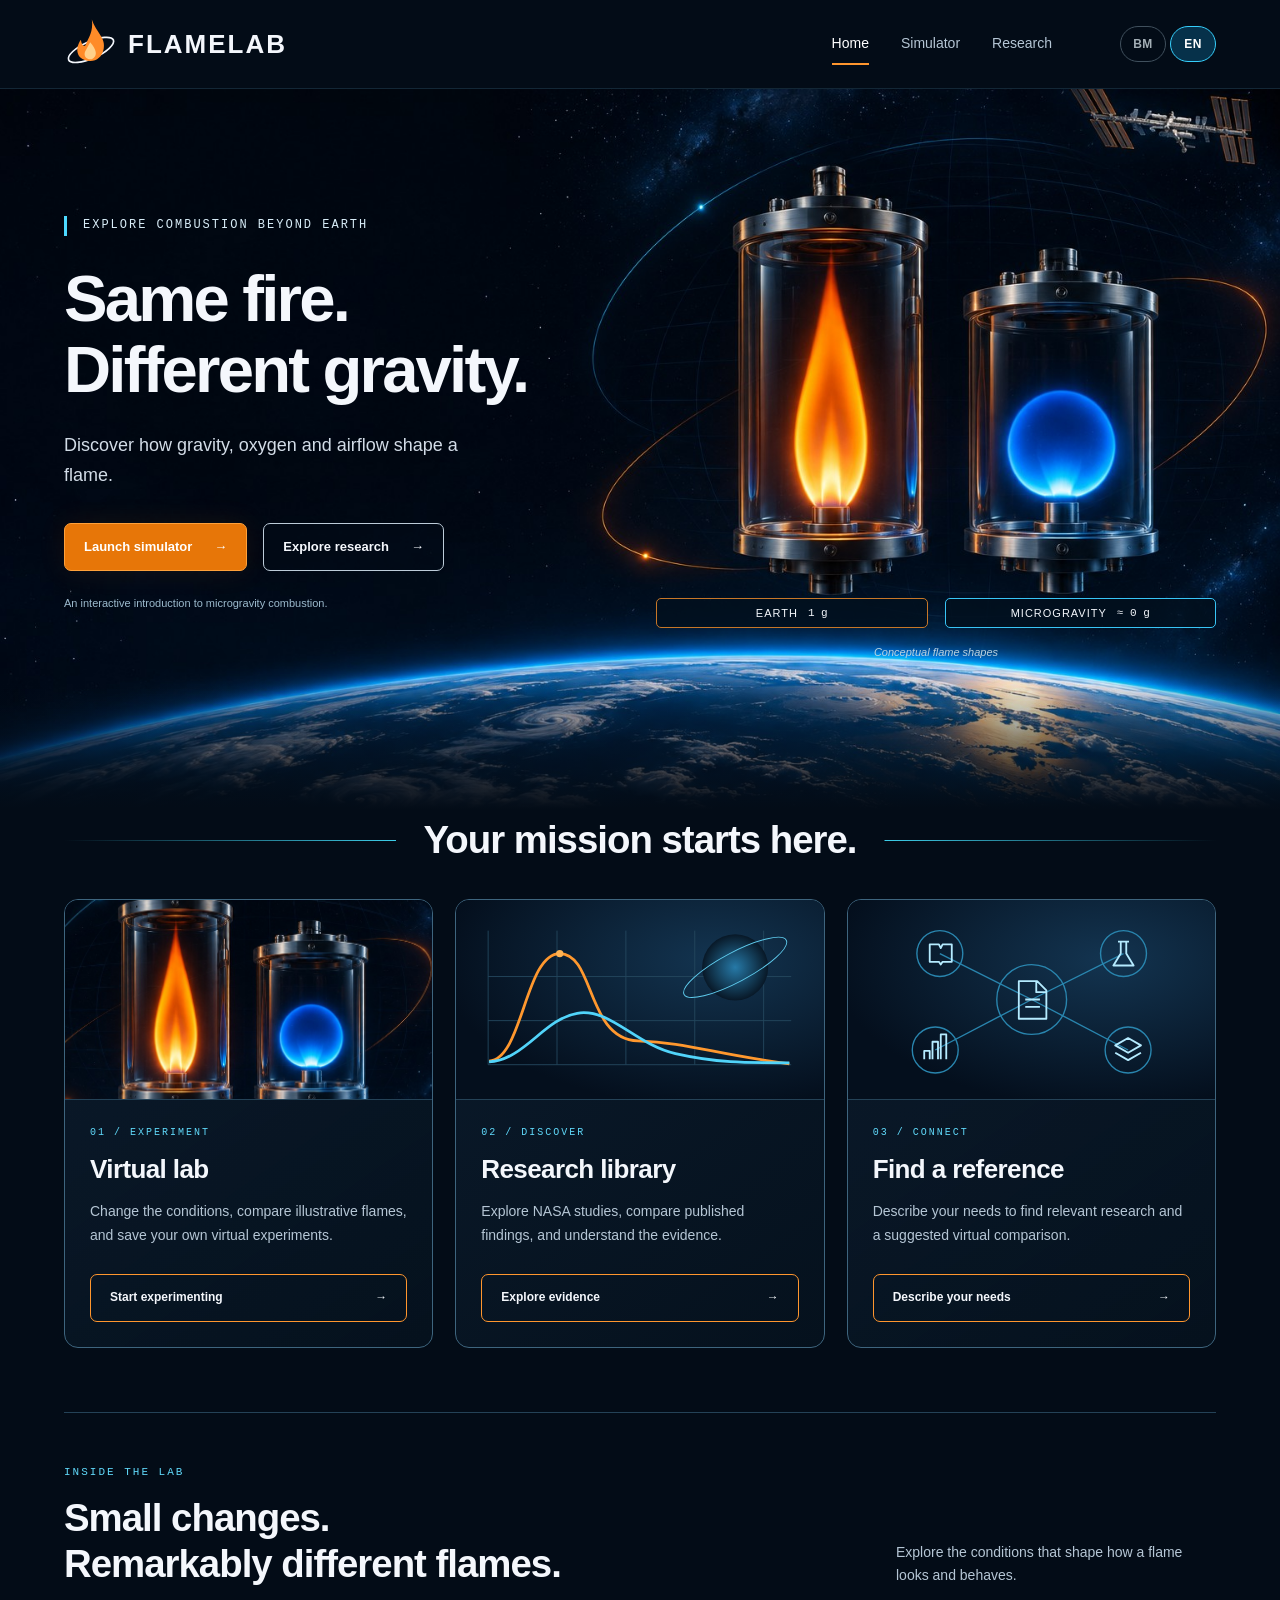
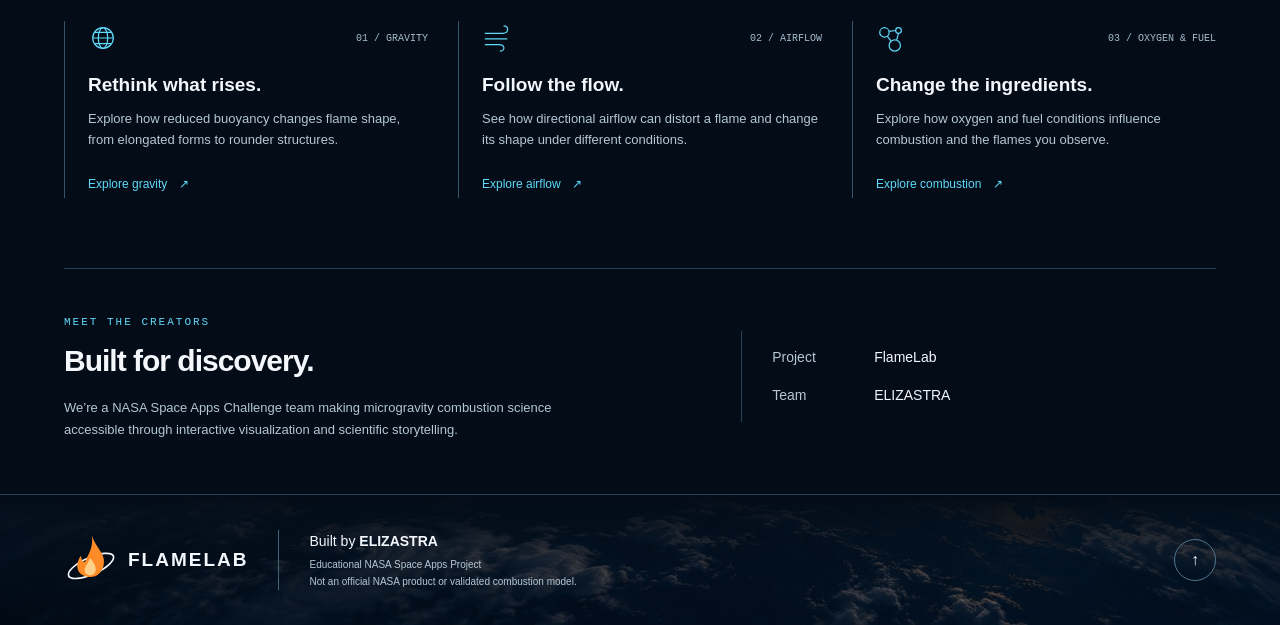
<file: index.html>
<!DOCTYPE html>
<html lang="en"><head><meta charset="UTF-8"><meta name="viewport" content="width=device-width,initial-scale=1"><meta name="theme-color" content="#030c17"><meta name="description" content="Explore fire beyond gravity with FlameLab by ELIZASTRA. Discover microgravity combustion, compare virtual experiments and explore NASA research."><title>FlameLab | Fire beyond gravity</title><link rel="stylesheet" href="home.css"><link rel="stylesheet" href="language.css"><link rel="preload" href="assets/space-hero.jpg" as="image" fetchpriority="high"><script src="language.js" defer></script></head>
<body><a class="skip" href="#main">Skip to content</a><header id="home"><div class="wrap header-row"><a class="brand" href="#home" aria-label="FlameLab home"><svg viewBox="0 0 64 64" aria-hidden="true"><ellipse cx="32" cy="39" rx="29" ry="10" transform="rotate(-24 32 39)" fill="none" stroke="currentColor" stroke-width="2"/><path d="M33 3c5 15 17 22 14 35-2 10-9 15-18 14C14 50 13 37 20 27c1 8 5 9 6 5 3-7 9-15 7-29Z" fill="#ff8b28"/><path d="M31 30c7 8 10 16 2 20-7 1-11-5-7-11Z" fill="#ffd08a"/></svg><span>FLAMELAB</span></a><nav aria-label="Main navigation"><a href="#home" aria-current="page">Home</a><a href="simulator.html">Simulator</a><a href="research.html">Research</a></nav></div></header>
<main id="main"><section class="hero" aria-labelledby="hero-title"><div class="wrap hero-grid"><div class="hero-copy"><p class="eyebrow">Explore combustion beyond Earth</p><h1 id="hero-title"><span>Same fire.</span><br><span>Different gravity.</span></h1><p class="intro">Discover how gravity, oxygen and airflow shape a flame.</p><div class="actions"><a class="button primary" href="simulator.html">Launch simulator <span aria-hidden="true">→</span></a><a class="button secondary" href="research.html">Explore research <span aria-hidden="true">→</span></a></div><p class="hero-note">An interactive introduction to microgravity combustion.</p></div><figure class="hero-art"><div class="art-space" role="img" aria-label="Conceptual orange Earth flame and spherical blue microgravity flame above the Earth"></div><div class="flame-labels"><span><b>Earth</b><small>1 g</small></span><span><b>Microgravity</b><small>≈ 0 g</small></span></div><figcaption>Conceptual flame shapes</figcaption></figure></div></section>
<section class="wrap missions" id="research" aria-labelledby="mission-title"><div class="mission-heading"><span></span><h2 id="mission-title">Your mission starts here.</h2><span></span></div><div class="mission-grid">
<article class="mission-card"><div class="card-art lab-art" aria-hidden="true"></div><div class="card-body"><span class="eyebrow">01 / EXPERIMENT</span><h3>Virtual lab</h3><p>Change the conditions, compare illustrative flames, and save your own virtual experiments.</p><a class="button" href="simulator.html#custom-lab">Start experimenting <span aria-hidden="true">→</span></a></div></article>
<article class="mission-card"><div class="card-art"><svg viewBox="0 0 400 210" aria-hidden="true"><defs><radialGradient id="planet"><stop stop-color="#2679a7"/><stop offset="1" stop-color="#081827"/></radialGradient></defs><path d="M35 30V176H365M35 80H365M35 128H365M110 30V176M185 30V176M260 30V176M335 30V176" stroke="#23465d" fill="none"/><circle cx="304" cy="70" r="36" fill="url(#planet)"/><ellipse cx="304" cy="70" rx="63" ry="16" transform="rotate(-28 304 70)" stroke="#5fccee" fill="none"/><path d="M36 172C73 170 75 55 113 55S142 148 198 150 278 164 363 175" stroke="#ff982e" stroke-width="3" fill="none"/><path d="M36 173C74 171 96 126 132 120S195 154 239 164 313 174 363 174" stroke="#51d4fa" stroke-width="3" fill="none"/><circle cx="113" cy="55" r="4" fill="#ffb354"/></svg></div><div class="card-body"><span class="eyebrow">02 / DISCOVER</span><h3>Research library</h3><p>Explore NASA studies, compare published findings, and understand the evidence.</p><a class="button" href="research.html#experiments">Explore evidence <span aria-hidden="true">→</span></a></div></article>
<article class="mission-card"><div class="card-art"><svg viewBox="0 0 400 210" aria-hidden="true"><g stroke="#2985ae" stroke-width="1.5" fill="none"><path d="M200 105L100 55M200 105L300 55M200 105L95 160M200 105L305 160"/><circle cx="200" cy="105" r="38"/><circle cx="100" cy="55" r="25"/><circle cx="300" cy="55" r="25"/><circle cx="95" cy="160" r="25"/><circle cx="305" cy="160" r="25"/></g><g stroke="#b5ebff" stroke-width="2" fill="none" stroke-linejoin="round"><path d="M186 85h20l10 10v31h-30ZM205 85v12h11M193 105h16M193 113h16M89 45h10l2 4 2-4h10v19h-10l-2 3-2-3H89ZM294 42h12M297 42v13l-8 13h22l-8-13V42M83 170v-9h6v9M92 170v-19h6v19M101 170v-27h6v27M291 155l14-8 14 8-14 8ZM291 163l14 8 14-8"/></g></svg></div><div class="card-body"><span class="eyebrow">03 / CONNECT</span><h3>Find a reference</h3><p>Describe your needs to find relevant research and a suggested virtual comparison.</p><a class="button" href="research.html#finder">Describe your needs <span aria-hidden="true">→</span></a></div></article>
</div></section>
<section class="wrap science" aria-labelledby="science-title"><div class="eyebrow">Inside the lab</div><div class="section-heading"><h2 id="science-title">Small changes.<br>Remarkably different flames.</h2><p>Explore the conditions that shape how a flame looks and behaves.</p></div><div class="features">
<article class="card"><div class="card-top"><svg viewBox="0 0 32 32" aria-hidden="true"><circle cx="16" cy="16" r="11"/><ellipse cx="16" cy="16" rx="5" ry="11"/><path d="M5 16H27M7 10H25M7 22H25"/></svg><span class="number">01 / GRAVITY</span></div><h3>Rethink what rises.</h3><p>Explore how reduced buoyancy changes flame shape, from elongated forms to rounder structures.</p><a class="small-link" href="simulator.html">Explore gravity <span class="arrow" aria-hidden="true">↗</span></a></article>
<article class="card"><div class="card-top"><svg viewBox="0 0 32 32" aria-hidden="true"><path d="M3 11H22C29 11 29 3 23 3M3 17H27M3 23H18C25 23 25 30 19 30"/></svg><span class="number">02 / AIRFLOW</span></div><h3>Follow the flow.</h3><p>See how directional airflow can distort a flame and change its shape under different conditions.</p><a class="small-link" href="simulator.html">Explore airflow <span class="arrow" aria-hidden="true">↗</span></a></article>
<article class="card"><div class="card-top"><svg viewBox="0 0 32 32" aria-hidden="true"><circle cx="9" cy="10" r="5"/><circle cx="24" cy="8" r="3"/><circle cx="20" cy="24" r="6"/><path d="M12 14L16 19M14 9L21 8M24 11L22 18"/></svg><span class="number">03 / OXYGEN &amp; FUEL</span></div><h3>Change the ingredients.</h3><p>Explore how oxygen and fuel conditions influence combustion and the flames you observe.</p><a class="small-link" href="simulator.html">Explore combustion <span class="arrow" aria-hidden="true">↗</span></a></article>
</div></section>
<section class="wrap team" id="team" aria-labelledby="team-title"><div><div class="eyebrow">Meet the creators</div><h2 id="team-title">Built for discovery.</h2><p>We’re a NASA Space Apps Challenge team making microgravity combustion science accessible through interactive visualization and scientific storytelling.</p></div><div class="team-info"><dl><div><dt>Project</dt><dd>FlameLab</dd></div><div><dt>Team</dt><dd>ELIZASTRA</dd></div></dl></div></section>
</main><footer><div class="wrap footer-row"><a class="brand" href="#home"><svg viewBox="0 0 64 64" aria-hidden="true"><ellipse cx="32" cy="39" rx="29" ry="10" transform="rotate(-24 32 39)" fill="none" stroke="currentColor" stroke-width="2"/><path d="M33 3c5 15 17 22 14 35-2 10-9 15-18 14C14 50 13 37 20 27c1 8 5 9 6 5 3-7 9-15 7-29Z" fill="#ff8b28"/><path d="M31 30c7 8 10 16 2 20-7 1-11-5-7-11Z" fill="#ffd08a"/></svg><span>FLAMELAB</span></a><div><p><span>Built by</span> <strong data-i18n-skip>ELIZASTRA</strong></p><small>Educational NASA Space Apps Project</small><small>Not an official NASA product or validated combustion model.</small></div><a class="back-top" href="#home" aria-label="Back to top">↑</a></div></footer></body></html>
</file>
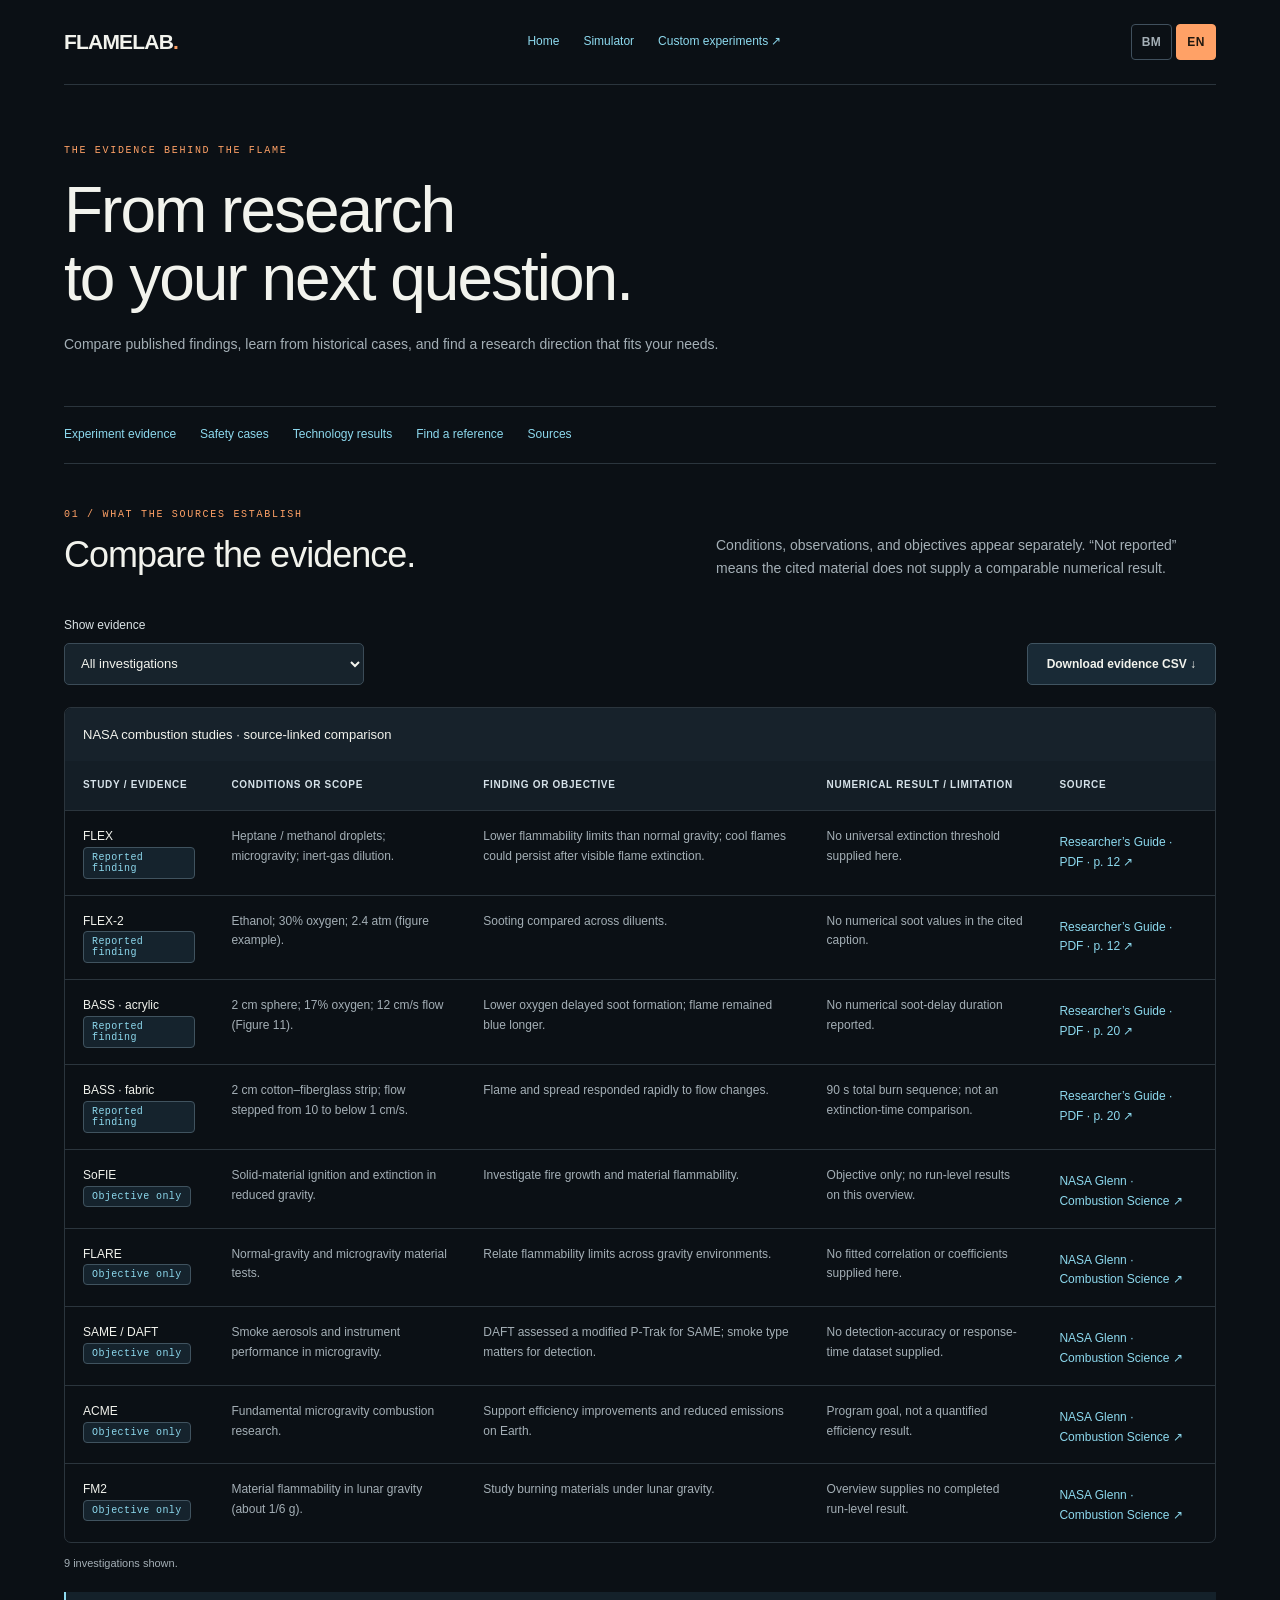
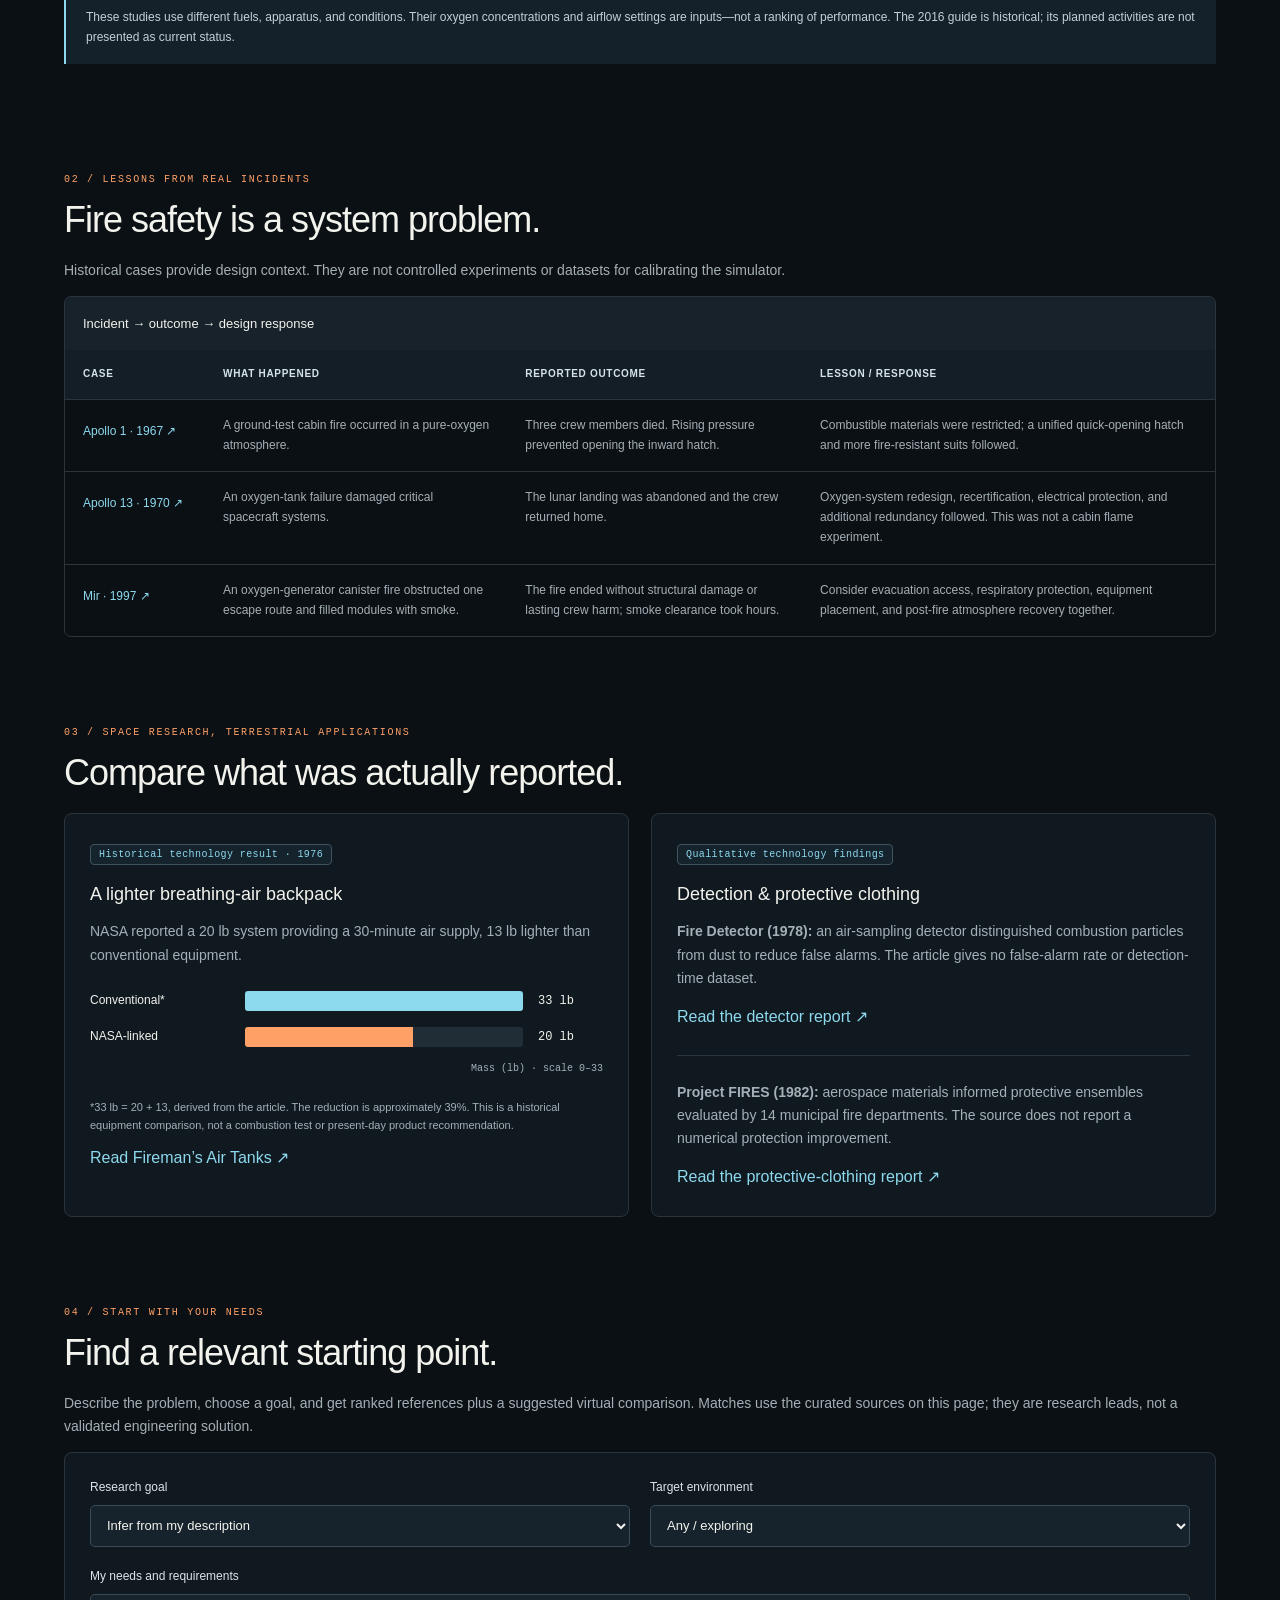
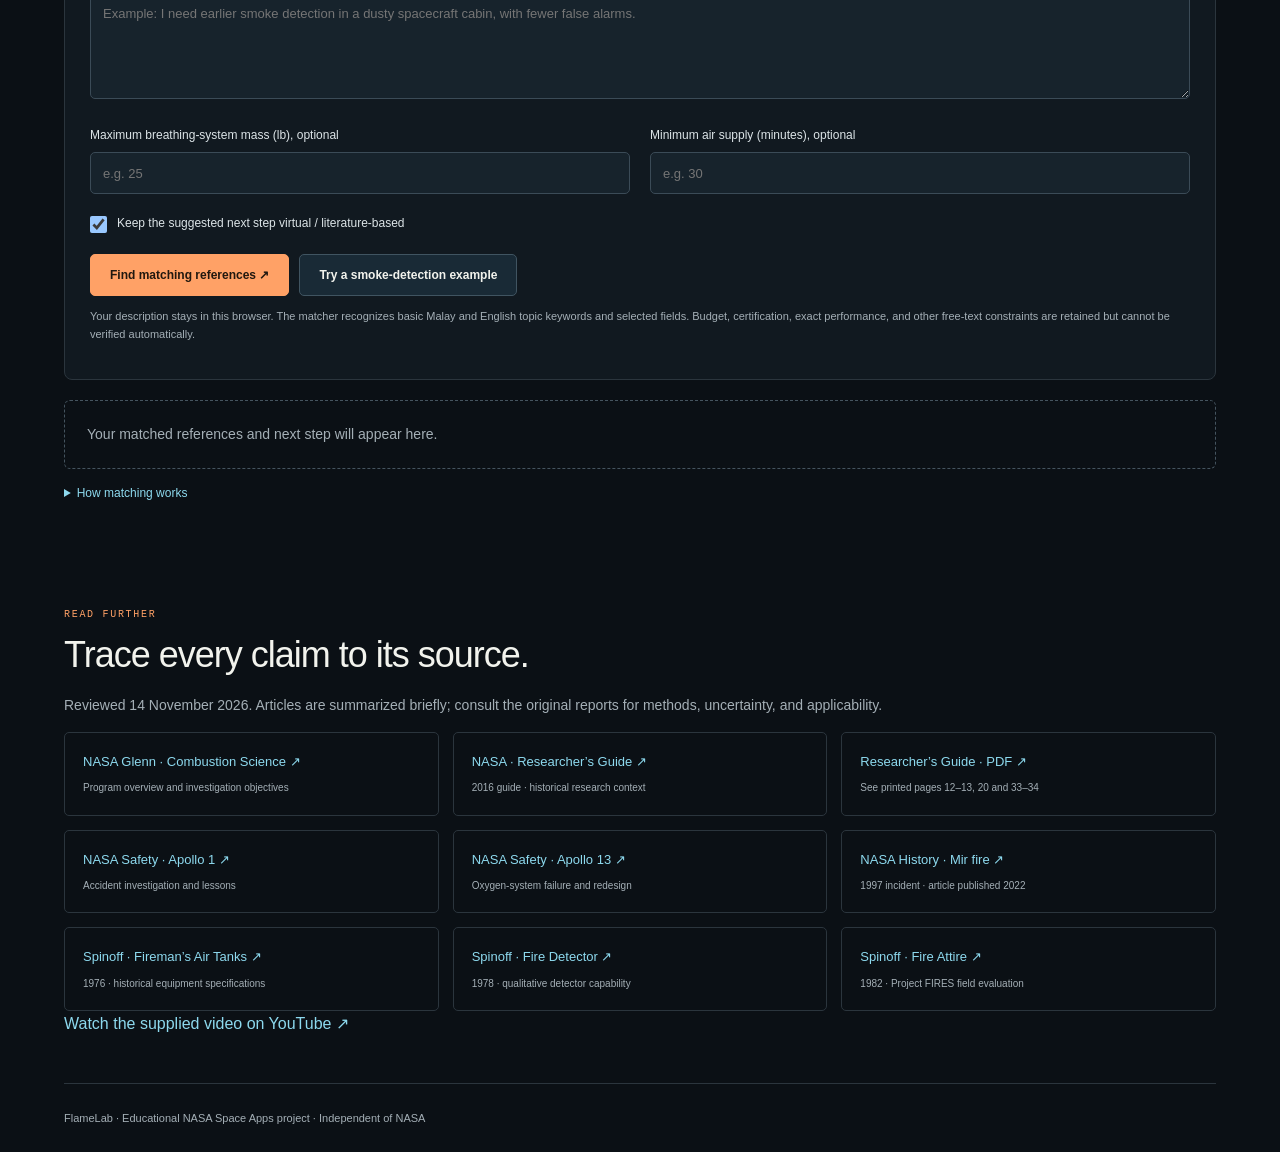
<file: research.html>
<!DOCTYPE html>
<html lang="en"><head><meta charset="utf-8"><meta name="viewport" content="width=device-width,initial-scale=1"><meta name="theme-color" content="#0b1015"><meta name="description" content="Compare NASA combustion findings, explore fire safety case studies, and find references for your research needs."><title>FlameLab | Evidence & experiment finder</title><link rel="stylesheet" href="research.css"><script src="research.js" defer></script><link rel="stylesheet" href="language.css"><script src="language.js" defer></script>
</head>
<body><div class="wrap"><header class="topbar"><a class="brand" href="index.html">FLAMELAB<span>.</span></a><nav aria-label="Main navigation"><a href="index.html">Home</a><a href="simulator.html">Simulator</a><a href="simulator.html#custom-lab">Custom experiments ↗</a></nav></header>
<main><div class="intro"><div class="eyebrow">The evidence behind the flame</div><h1>From research<br>to your next question.</h1><p>Compare published findings, learn from historical cases, and find a research direction that fits your needs.</p></div>
<nav class="jump-links" aria-label="Research sections"><a href="#experiments">Experiment evidence</a><a href="#cases">Safety cases</a><a href="#technology">Technology results</a><a href="#finder">Find a reference</a><a href="#sources">Sources</a></nav>
<section id="experiments"><div class="section-head"><div><div class="eyebrow">01 / What the sources establish</div><h2>Compare the evidence.</h2></div><p>Conditions, observations, and objectives appear separately. “Not reported” means the cited material does not supply a comparable numerical result.</p></div>
<div class="toolbar"><label for="evidence-filter">Show evidence<select id="evidence-filter"><option value="all">All investigations</option><option value="result">Reported findings</option><option value="objective">Research objectives</option></select></label><button id="export-evidence" class="secondary" type="button">Download evidence CSV ↓</button></div>
<div class="table-wrap" tabindex="0" role="region" aria-label="Experiment evidence table, scroll horizontally"><table><caption>NASA combustion studies · source-linked comparison</caption><thead><tr><th scope="col">Study / evidence</th><th scope="col">Conditions or scope</th><th scope="col">Finding or objective</th><th scope="col">Numerical result / limitation</th><th scope="col">Source</th></tr></thead><tbody id="evidence-body"></tbody></table></div>
<p class="small" id="evidence-count" aria-live="polite"></p><div class="notice">These studies use different fuels, apparatus, and conditions. Their oxygen concentrations and airflow settings are inputs—not a ranking of performance. The 2016 guide is historical; its planned activities are not presented as current status.</div>
</section>
<section id="cases"><div class="eyebrow">02 / Lessons from real incidents</div><h2>Fire safety is a system problem.</h2><p>Historical cases provide design context. They are not controlled experiments or datasets for calibrating the simulator.</p><div class="table-wrap" tabindex="0" role="region" aria-label="Historical cases, scroll horizontally"><table><caption>Incident → outcome → design response</caption><thead><tr><th scope="col">Case</th><th scope="col">What happened</th><th scope="col">Reported outcome</th><th scope="col">Lesson / response</th></tr></thead><tbody>
<tr><td><a href="https://sma.nasa.gov/sma-disciplines/accllp/apollo-1" target="_blank" rel="noopener noreferrer">Apollo 1 · 1967 ↗</a></td><td>A ground-test cabin fire occurred in a pure-oxygen atmosphere.</td><td>Three crew members died. Rising pressure prevented opening the inward hatch.</td><td>Combustible materials were restricted; a unified quick-opening hatch and more fire-resistant suits followed.</td></tr>
<tr><td><a href="https://sma.nasa.gov/sma-disciplines/accllp/apollo-13" target="_blank" rel="noopener noreferrer">Apollo 13 · 1970 ↗</a></td><td>An oxygen-tank failure damaged critical spacecraft systems.</td><td>The lunar landing was abandoned and the crew returned home.</td><td>Oxygen-system redesign, recertification, electrical protection, and additional redundancy followed. This was not a cabin flame experiment.</td></tr>
<tr><td><a href="https://www.nasa.gov/history/25-years-ago-fire-aboard-space-station-mir/" target="_blank" rel="noopener noreferrer">Mir · 1997 ↗</a></td><td>An oxygen-generator canister fire obstructed one escape route and filled modules with smoke.</td><td>The fire ended without structural damage or lasting crew harm; smoke clearance took hours.</td><td>Consider evacuation access, respiratory protection, equipment placement, and post-fire atmosphere recovery together.</td></tr>
</tbody></table></div></section>
<section id="technology"><div class="eyebrow">03 / Space research, terrestrial applications</div><h2>Compare what was actually reported.</h2><div class="grid"><article class="card"><span class="badge">Historical technology result · 1976</span><h3 style="margin-top:18px">A lighter breathing-air backpack</h3><p>NASA reported a 20 lb system providing a 30-minute air supply, 13 lb lighter than conventional equipment.</p><div class="bars" role="img" aria-label="Backpack mass: conventional equipment 33 pounds, inferred from the reported difference; NASA-linked system 20 pounds. Zero baseline, maximum 33 pounds."><div class="bar-row"><span>Conventional*</span><div class="track"><div class="fill" style="width:100%"></div></div><strong>33 lb</strong></div><div class="bar-row"><span>NASA-linked</span><div class="track"><div class="fill orange" style="width:60.606%"></div></div><strong>20 lb</strong></div><div class="chart-axis">Mass (lb) · scale 0–33</div></div><p class="small">*33 lb = 20 + 13, derived from the article. The reduction is approximately 39%. This is a historical equipment comparison, not a combustion test or present-day product recommendation.</p><a href="https://spinoff.nasa.gov/node/9582" target="_blank" rel="noopener noreferrer">Read Fireman’s Air Tanks ↗</a></article>
<div class="card"><span class="badge">Qualitative technology findings</span><h3 style="margin-top:18px">Detection & protective clothing</h3><p><strong>Fire Detector (1978):</strong> an air-sampling detector distinguished combustion particles from dust to reduce false alarms. The article gives no false-alarm rate or detection-time dataset.</p><a href="https://spinoff.nasa.gov/node/9407" target="_blank" rel="noopener noreferrer">Read the detector report ↗</a><hr style="border:0;border-top:1px solid var(--line);margin:25px 0"><p><strong>Project FIRES (1982):</strong> aerospace materials informed protective ensembles evaluated by 14 municipal fire departments. The source does not report a numerical protection improvement.</p><a href="https://spinoff.nasa.gov/node/9918" target="_blank" rel="noopener noreferrer">Read the protective-clothing report ↗</a></div></div></section>
<section id="finder"><div class="eyebrow">04 / Start with your needs</div><h2>Find a relevant starting point.</h2><p>Describe the problem, choose a goal, and get ranked references plus a suggested virtual comparison. Matches use the curated sources on this page; they are research leads, not a validated engineering solution.</p>
<form id="needs-form" class="card"><div class="form-grid"><label>Research goal<select id="need-goal"><option value="auto">Infer from my description</option><option value="flame">Understand flame shape & airflow</option><option value="suppression">Study extinction / suppression</option><option value="material">Compare material flammability</option><option value="detection">Improve smoke detection</option><option value="oxygen">Review oxygen-system safety</option><option value="escape">Review evacuation & smoke recovery</option><option value="equipment">Reduce breathing-equipment weight</option><option value="clothing">Explore protective clothing</option></select></label><label>Target environment<select id="need-environment"><option value="any">Any / exploring</option><option value="space">Spacecraft / microgravity</option><option value="earth">Earth / terrestrial</option><option value="moon">Moon / partial gravity</option></select></label><label class="span-all">My needs and requirements<textarea id="need-text" maxlength="1500" placeholder="Example: I need earlier smoke detection in a dusty spacecraft cabin, with fewer false alarms."></textarea></label><label>Maximum breathing-system mass (lb), optional<input id="need-mass" type="number" min="0.1" max="1000" step="0.1" placeholder="e.g. 25"></label><label>Minimum air supply (minutes), optional<input id="need-duration" type="number" min="1" max="1440" step="1" placeholder="e.g. 30"></label><label class="check span-all"><input type="checkbox" id="need-virtual" checked>Keep the suggested next step virtual / literature-based</label></div><div class="actions"><button type="submit">Find matching references ↗</button><button type="button" id="example-need" class="secondary">Try a smoke-detection example</button></div><p class="small">Your description stays in this browser. The matcher recognizes basic Malay and English topic keywords and selected fields. Budget, certification, exact performance, and other free-text constraints are retained but cannot be verified automatically.</p></form>
<div id="recommendations" aria-live="polite" style="margin-top:20px"><p class="empty">Your matched references and next step will appear here.</p></div><details><summary>How matching works</summary><p>A matching selected or inferred goal adds 5 points; each distinct recognized topic keyword adds 1 (up to 3); matching environment adds 2. Environment points alone cannot produce a recommendation. Ties remain ties. A known mass or air-duration conflict excludes the historical air-tank case. Unknown capabilities stay unverified. The scores indicate topical relevance, not probabilities or safety ratings.</p></details>
</section>
<section id="sources"><div class="eyebrow">Read further</div><h2>Trace every claim to its source.</h2><p>Reviewed 14 November 2026. Articles are summarized briefly; consult the original reports for methods, uncertainty, and applicability.</p><div class="source-list" id="source-list"></div><a href="https://www.youtube.com/watch?v=W1oXykoz9zg" target="_blank" rel="noopener noreferrer">Watch the supplied video on YouTube ↗</a></section>
</main><footer>FlameLab · Educational NASA Space Apps project · Independent of NASA</footer></div></body></html>
</file>
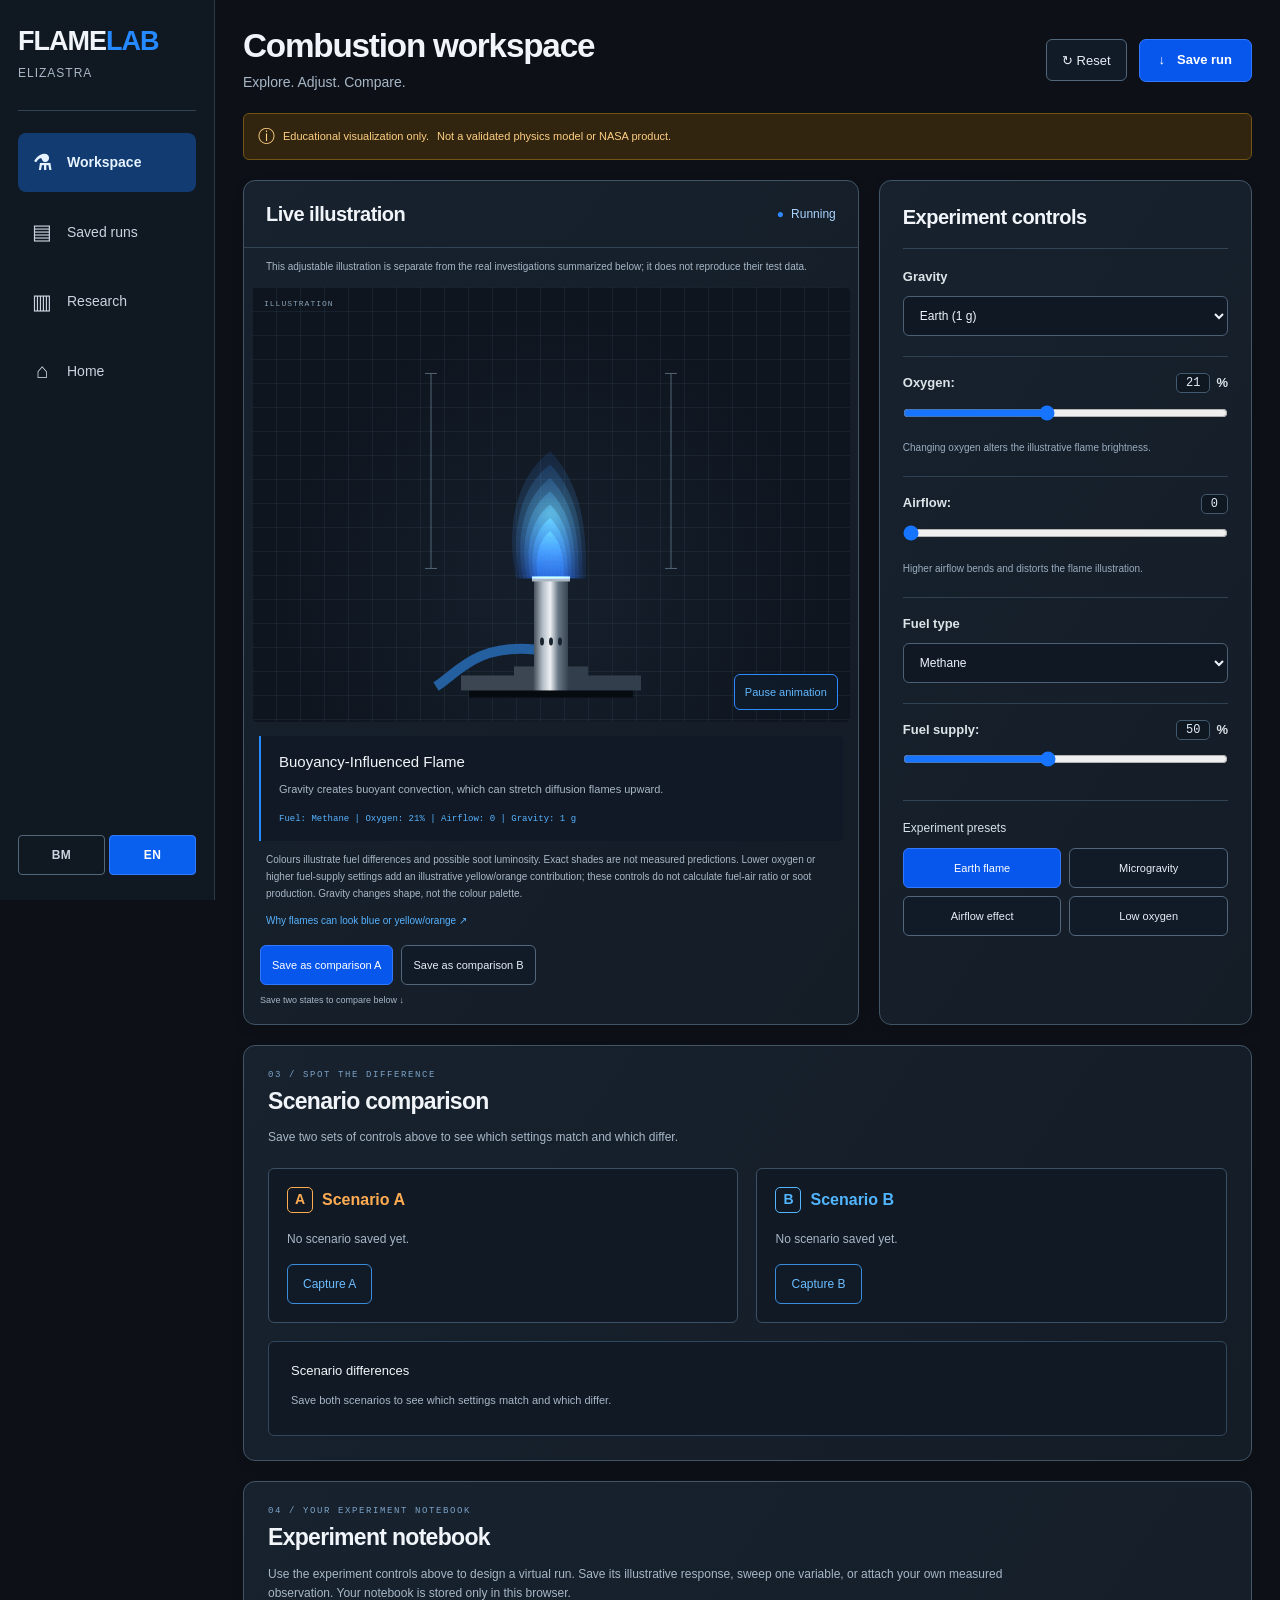
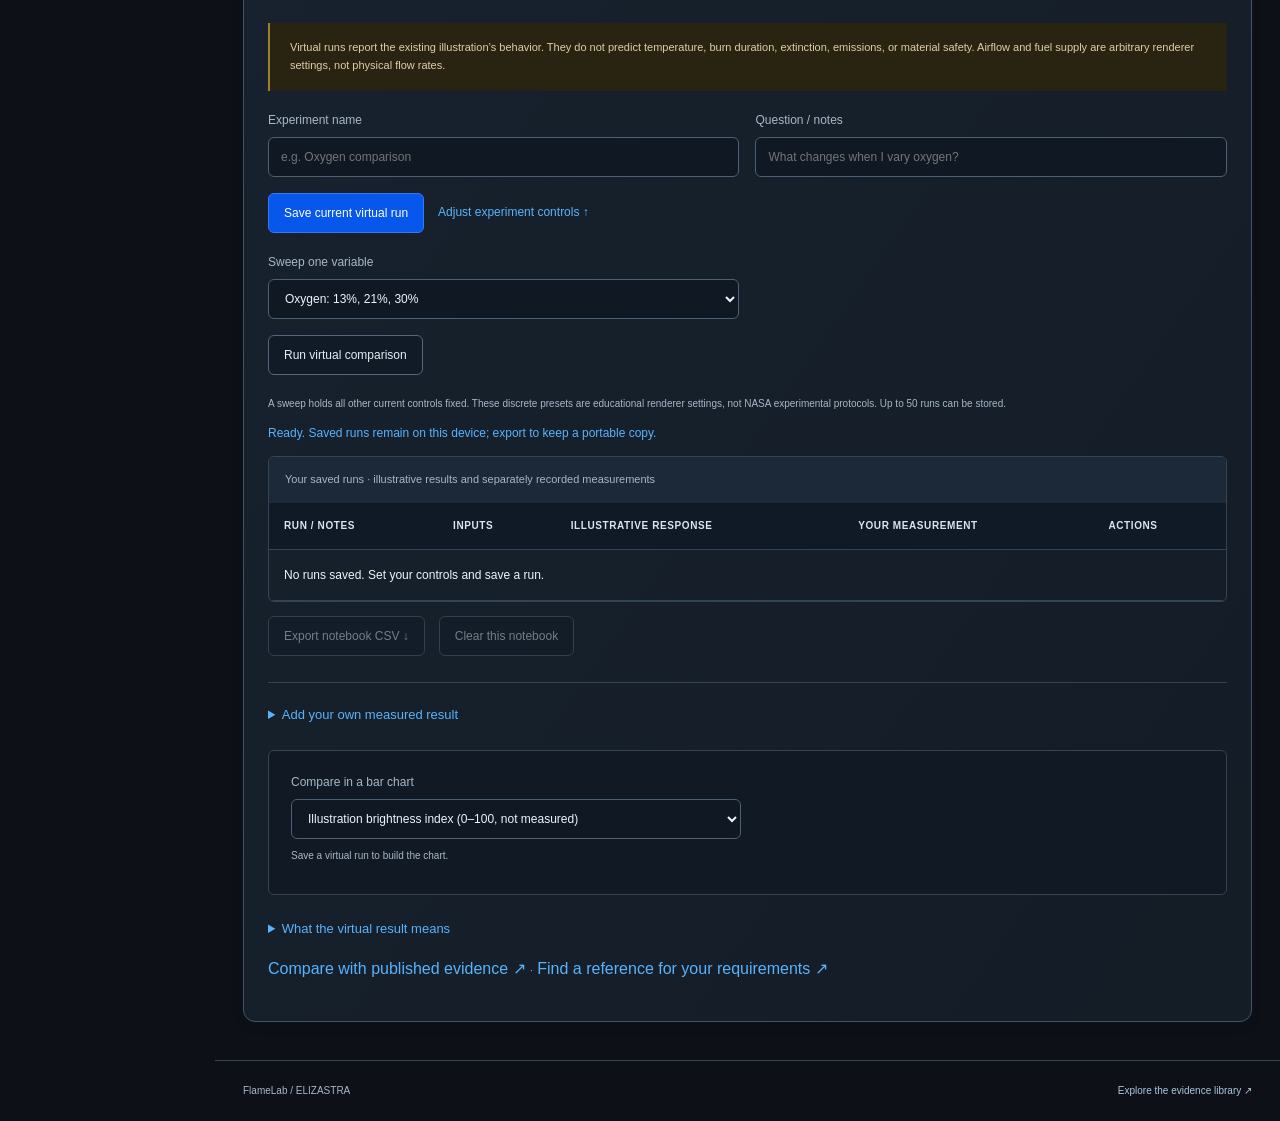
<file: simulator.html>
<!DOCTYPE html>
<html lang="en">
<head>
<meta charset="UTF-8">
<meta name="viewport" content="width=device-width, initial-scale=1">
<meta name="theme-color" content="#081326">
<title>FlameLab | Combustion Explorer</title>

<style>
:root{color-scheme:dark;--bg:#0b1015;--panel:#111920;--line:#2b353d;--text:#f2f3ed;--muted:#a4afb6;--orange:#ffa166;--blue:#8dd9ee;font-family:Arial,Helvetica,sans-serif}
*{box-sizing:border-box}html{scroll-behavior:smooth}body{margin:0;background:var(--bg);color:var(--text);line-height:1.6}a{color:var(--blue);text-decoration:none}a:hover{text-decoration:underline}a:focus-visible,button:focus-visible,input:focus-visible,select:focus-visible,summary:focus-visible{outline:2px solid var(--blue);outline-offset:4px}::selection{background:var(--orange);color:var(--bg)}header{border-bottom:1px solid var(--line)}.topbar{max-width:1400px;margin:auto;padding:23px 32px;display:flex;justify-content:space-between;align-items:center;gap:20px}.brand{color:var(--text);font-weight:800;letter-spacing:-.8px;font-size:21px}.brand span{color:var(--orange)}.back-link{color:var(--muted);font-size:12px}.page-intro{max-width:1400px;margin:auto;padding:42px 32px 30px;display:flex;justify-content:space-between;align-items:end;gap:30px}.eyebrow,.section-kicker{font:10px Consolas,'Courier New',monospace;letter-spacing:1.6px;text-transform:uppercase;color:var(--muted)}.eyebrow::before{content:'';display:inline-block;width:6px;height:6px;background:var(--orange);border-radius:50%;margin:0 9px 1px 0}h1{font-size:clamp(30px,4vw,47px);line-height:1.1;font-weight:500;letter-spacing:-1.8px;margin:14px 0}h2{font-size:19px;line-height:1.3;font-weight:500;letter-spacing:-.4px;margin:0 0 12px}h3{font-size:15px;font-weight:500;margin:0 0 10px}.page-intro p{font-size:13px;color:var(--muted);margin:0}.intro-aside{max-width:285px;text-align:right}.intro-aside a{font-size:12px}.intro-aside p{font-size:10px;margin-top:12px;line-height:1.7}.container{display:grid;grid-template-columns:300px minmax(0,1fr);gap:20px;max-width:1400px;margin:auto;padding:0 32px 56px}.panel{background:var(--panel);border:1px solid var(--line);border-radius:9px;padding:24px;min-width:0}.controls-panel{grid-row:span 1}.section-kicker{display:block;margin-bottom:13px;color:var(--blue)}.controls-panel h2{margin-bottom:22px}.controls-panel label{display:flex;justify-content:space-between;align-items:center;gap:6px;margin:20px 0 8px;font-size:12px;color:#dce4e7;font-weight:500}.controls-panel label:first-of-type{margin-top:0}.range-value{margin-left:auto;color:var(--orange);font:12px Consolas,monospace}select{width:100%;appearance:auto;color:var(--text);background:#19232c;border:1px solid #3b4a54;border-radius:5px;padding:10px 12px;font:12px Arial;min-height:40px;cursor:pointer}input[type=range]{width:100%;accent-color:var(--orange);cursor:pointer;height:18px;margin:0}button{font:12px Arial;color:var(--text);background:#1b2833;border:1px solid #3a4b58;border-radius:5px;padding:11px 15px;cursor:pointer;transition:background .15s,border-color .15s;min-height:40px}button:hover{background:#293d4c;border-color:var(--blue)}.note{font-size:10px;color:var(--muted);line-height:1.7;margin:8px 0 0}.controls-panel h3{padding-top:23px;border-top:1px solid var(--line);margin-top:24px;font-size:11px;color:var(--muted);text-transform:uppercase;letter-spacing:1px}.preset-grid{display:grid;grid-template-columns:1fr 1fr;gap:8px}.preset-grid button{font-size:11px;padding:10px 5px}.preset-grid button:first-child{border-color:#9a6e4f;color:#ffc298}.simulation-panel{display:flex;flex-direction:column}.simulation-heading{display:flex;justify-content:space-between;align-items:center;gap:16px;margin-bottom:14px}.simulation-heading h2{margin:0}.status{color:var(--blue);font:9px Consolas,monospace;text-transform:uppercase;letter-spacing:1px;white-space:nowrap}.status::before{content:'●';margin-right:7px}.canvas-wrap{position:relative;border:1px solid var(--line);border-radius:6px;overflow:hidden;background:#080e14;margin-top:18px}.canvas-caption{position:absolute;top:17px;left:18px;font:9px Consolas,monospace;color:#889ca9;letter-spacing:1.5px;pointer-events:none}canvas{display:block;width:100%;height:clamp(310px,31vw,450px);background:radial-gradient(ellipse at 50% 65%,#112c3b55,transparent 60%),linear-gradient(#8dd9ee06 1px,transparent 1px),linear-gradient(90deg,#8dd9ee06 1px,transparent 1px);background-size:auto,32px 32px,32px 32px}#animationToggle{position:absolute;right:14px;top:12px;min-height:30px;font-size:10px;padding:6px 10px;background:#101a24c9}#results{background:#0d151c;border-left:2px solid var(--blue);padding:18px 20px;margin-top:17px;border-radius:0 5px 5px 0}#flameType{font-size:16px;color:var(--text);margin:0 0 7px}#explanation{font-size:12px;color:var(--muted);margin:0;max-width:750px}#condition{font:10px Consolas,monospace;color:var(--blue);line-height:1.8;margin:12px 0 0}.save-actions{display:flex;align-items:center;flex-wrap:wrap;gap:9px;margin-top:auto;padding-top:20px}.save-actions button:first-child{background:var(--orange);border-color:var(--orange);color:#251a12}.save-actions button:first-child:hover{background:#ffbd90}.save-actions .hint{font-size:10px;color:var(--muted);margin-left:auto}.research-panel{grid-column:1/-1;padding:28px;margin-top:12px}.research-panel h2{font-size:25px;letter-spacing:-.7px}.research-intro{font-size:12px;color:var(--muted);max-width:780px;margin:10px 0 24px}.comparison-controls,.comparison-grid{display:grid;grid-template-columns:1fr 1fr;gap:18px}.comparison-controls{margin:24px 0 18px}.comparison-controls label{display:block;font-size:11px;color:var(--muted);margin-bottom:8px}.comparison-card{padding:21px;background:#0c141b;border:1px solid var(--line);border-radius:6px;min-width:0}.comparison-card h3{display:flex;align-items:center;gap:9px;color:var(--blue);margin-bottom:17px}.comparison-card h3::before{content:'';display:inline-block;width:6px;height:6px;border-radius:50%;background:var(--blue)}.comparison-card:nth-child(2) h3{color:var(--orange)}.comparison-card:nth-child(2) h3::before{background:var(--orange)}#scenarioA,#scenarioB{color:var(--muted);font-size:12px}#scenarioA p,#scenarioB p{margin:0;padding:9px 0;border-bottom:1px solid #202b34;font:12px Consolas,monospace}#scenarioA p:last-child,#scenarioB p:last-child{border:0}.comparison-summary{margin-top:18px;padding:19px 22px;background:#17232b;border:1px solid #31434e;border-radius:6px;font-size:12px;color:var(--muted)}.comparison-summary h3{color:var(--text);font-size:13px}.comparison-summary p{margin:7px 0}.comparison-summary ul{display:flex;flex-wrap:wrap;gap:8px 22px;padding-left:16px;font:11px Consolas,monospace}.fact-row{padding:14px 0;border-top:1px solid var(--line);font-size:12px;color:var(--muted);line-height:1.8}.fact-label{display:block;color:#dce4e7;font:9px Consolas,monospace;letter-spacing:1px;text-transform:uppercase;margin-bottom:6px}.research-details{margin:0}.research-details summary{cursor:pointer;list-style:none;display:flex;justify-content:space-between;align-items:center;gap:15px}.research-details summary::-webkit-details-marker{display:none}.research-details summary::after{content:'+';font-size:25px;color:var(--blue)}.research-details[open] summary::after{content:'−'}.research-details summary h2{margin:0}.research-details summary .section-kicker{margin-bottom:10px}.research-details summary p{margin:10px 0 0;font-size:12px;color:var(--muted)}.lab-footer{max-width:1400px;margin:auto;border-top:1px solid var(--line);padding:25px 32px 32px;display:flex;justify-content:space-between;gap:20px;color:var(--muted);font-size:10px}.lab-footer a{color:var(--muted)}section[id]{scroll-margin-top:25px}
@media(min-width:1100px){.controls-panel{padding:25px}.simulation-panel{padding:27px}}
@media(max-width:900px){.container{grid-template-columns:260px minmax(0,1fr);padding:0 20px 35px;gap:14px}.topbar,.page-intro{padding-left:20px;padding-right:20px}.panel{padding:18px}.save-actions .hint{width:100%;margin:0}.status{display:none}.intro-aside{max-width:220px}}
@media(max-width:700px){.page-intro{display:block;padding-top:30px}.intro-aside{text-align:left;max-width:none;margin-top:18px}.intro-aside p{max-width:440px}.container{grid-template-columns:1fr}.controls-panel{display:grid;grid-template-columns:1fr 1fr;gap:0 22px}.controls-panel>.section-kicker,.controls-panel>h2,.controls-panel>h3,.preset-grid{grid-column:1/-1}.control-group label{margin-top:12px}.preset-grid{grid-template-columns:repeat(4,1fr)}.research-panel{grid-column:auto;padding:22px 18px}.simulation-heading{margin-bottom:8px}canvas{height:330px}.comparison-controls,.comparison-grid{gap:12px}.comparison-card{padding:16px}.lab-footer{padding:22px 20px;flex-direction:column;gap:8px}}
@media(max-width:450px){.comparison-grid,.comparison-controls{grid-template-columns:1fr}.preset-grid{grid-template-columns:1fr 1fr}.controls-panel{gap:0 15px}.topbar{padding:18px 20px}.brand{font-size:18px}.back-link{font-size:10px}.research-panel h2{font-size:22px}.save-actions button{flex:1;padding:11px 8px}.canvas-caption{max-width:100px;font-size:8px;line-height:1.7}.comparison-summary ul{display:block}.comparison-summary li{margin:7px 0}}
@media(prefers-reduced-motion:reduce){html{scroll-behavior:auto}*{transition:none!important}}

.control-group+.control-group{margin-top:17px}.lab-notice{border-left:2px solid var(--orange);background:#201c19;padding:16px 20px;font-size:12px;color:#dec6b6;margin:20px 0}.notebook-form{display:grid;grid-template-columns:1fr 1fr;gap:16px;align-items:end;margin:20px 0}.notebook-form label,.notebook-chart>label{font-size:12px;color:var(--muted)}.notebook-form input{width:100%;background:#19232c;border:1px solid #3b4a54;color:var(--text);border-radius:5px;font:12px Arial;padding:12px;margin-top:7px;min-height:40px}.notebook-form select,.notebook-chart select{margin-top:7px}.notebook-actions{display:flex;align-items:center;gap:14px;flex-wrap:wrap;margin:14px 0;font-size:12px}.notebook-form .notebook-actions{grid-column:1/-1;margin:0}.notebook-form button[type=submit]{background:var(--orange);border-color:var(--orange);color:#24180f}.notebook-status{font-size:12px;color:var(--blue);min-height:20px}.table-scroll{overflow:auto;width:100%;border:1px solid var(--line);border-radius:6px}.lab-table{width:100%;min-width:780px;border-collapse:collapse;font-size:12px;text-align:left}.lab-table caption{padding:14px 16px;background:#19252e;text-align:left;color:var(--muted);font-size:11px}.lab-table th{font-size:10px;color:#d8e6ee;letter-spacing:.6px;text-transform:uppercase;background:#0d171f}.lab-table td,.lab-table th{padding:15px;vertical-align:top;border-bottom:1px solid var(--line)}.lab-table td{color:var(--muted);line-height:1.7}.lab-table td:first-child{color:var(--text);min-width:150px;overflow-wrap:anywhere}.lab-table td p{font-size:10px;max-width:250px;margin:6px 0}.lab-table button{padding:7px 10px;min-height:32px}.measurement-details{margin-top:26px;border-top:1px solid var(--line);padding-top:22px}.measurement-details summary, #custom-lab>details summary{cursor:pointer;color:var(--blue);font-size:13px}.notebook-chart{padding:22px;background:#0c151d;border:1px solid var(--line);border-radius:6px;margin:24px 0}.notebook-chart>label{display:block;max-width:450px}.run-bar{display:grid;grid-template-columns:minmax(100px,180px) 1fr 85px;gap:15px;align-items:center;font-size:11px;margin:15px 0}.run-bar span{overflow-wrap:anywhere}.run-track{background:#22313c;height:19px;border-radius:3px;overflow:hidden}.run-fill{background:var(--orange);height:100%}.run-bar strong{font:11px Consolas,monospace;color:var(--blue)}@media(max-width:700px){.notebook-form{grid-template-columns:1fr}.notebook-form .notebook-actions{grid-column:auto}.run-bar{grid-template-columns:90px 1fr 65px;gap:8px}.notebook-chart{padding:17px}.control-group+.control-group{margin-top:0}}

</style>
<link rel="stylesheet" href="language.css"><link rel="stylesheet" href="simulator-workspace.css"><script src="language.js" defer></script>
</head>

<body>

<a class="skip-link" href="#workspace">Skip to content</a>
<header class="sidebar"><nav class="topbar" aria-label="Lab navigation"><a class="brand" href="index.html">FLAME<span>LAB</span></a><p class="team-credit" data-i18n-skip>ELIZASTRA</p><div class="side-links"><a href="#workspace" aria-current="page"><span aria-hidden="true">⚗</span>Workspace</a><a href="#custom-lab"><span aria-hidden="true">▤</span>Saved runs</a><a href="research.html"><span aria-hidden="true">▥</span>Research</a><a href="index.html"><span aria-hidden="true">⌂</span>Home</a></div></nav></header>
<main id="workspace"><div class="page-intro"><div><h1>Combustion workspace</h1><p>Explore. Adjust. Compare.</p></div><div class="workspace-actions"><button type="button" id="reset-controls">↻ <span>Reset</span></button><a class="workspace-primary" href="#run-form">↓ <span>Save run</span></a></div></div>
<div class="workspace-notice"><span aria-hidden="true">ⓘ</span> <span>Educational visualization only.</span> <span>Not a validated physics model or NASA product.</span></div>
<div class="container">

  <section class="panel controls-panel" aria-labelledby="controlsTitle">
    <span class="section-kicker">Experiment settings</span><h2 id="controlsTitle">Experiment controls</h2>

    <div class="control-group">    <label for="gravity">Gravity</label>
    <select id="gravity" name="gravity">
      <option value="1">Earth (1 g)</option>
      <option value="0.38">Mars (0.38 g)</option>
      <option value="0.165">Moon (0.165 g)</option>
      <option value="0">Microgravity (0 g)</option>
    </select></div>

    <div class="control-group">    <label for="oxygen">Oxygen: <output class="range-value" id="oxygenValue" for="oxygen">21</output>%</label>
    <input type="range" id="oxygen" name="oxygen"
           min="10" max="35" value="21" aria-describedby="oxygenHint">
    <p class="note" id="oxygenHint">Changing oxygen alters the illustrative flame brightness.</p></div>

    <div class="control-group">    <label for="airflow">Airflow: <output class="range-value" id="airValue" for="airflow">0</output></label>
    <input type="range" id="airflow" name="airflow"
           min="0" max="10" value="0" aria-describedby="airflowHint">
    <p class="note" id="airflowHint">Higher airflow bends and distorts the flame illustration.</p></div>

    <div class="control-group">    <label for="fuel">Fuel type</label>
    <select id="fuel" name="fuel">
      <option value="methane">Methane</option>
      <option value="propane">Propane</option>
      <option value="ethanol">Ethanol</option>
    </select></div>

    <div class="control-group">    <label for="fuelRate">Fuel supply: <output class="range-value" id="fuelValue" for="fuelRate">50</output>%</label>
    <input type="range" id="fuelRate" name="fuelRate"
           min="10" max="100" value="50"></div>

    <h3>Experiment presets</h3>
    <div class="preset-grid"><button type="button" data-preset="earth">Earth flame</button>
    <button type="button" data-preset="space">Microgravity</button>
    <button type="button" data-preset="wind">Airflow effect</button>
    <button type="button" data-preset="low">Low oxygen</button></div>
  </section>

  <section class="panel simulation-panel" aria-labelledby="simulationTitle">
    <span class="section-kicker">Live workspace</span><div class="simulation-heading"><h2 id="simulationTitle">Live illustration</h2><span class="status" id="animation-status">Running</span></div>
    <p class="note">This adjustable illustration is separate from the real investigations summarized below; it does not reproduce their test data.</p>

    <div class="canvas-wrap"><span class="canvas-caption">ILLUSTRATION</span><canvas id="flameCanvas" role="img" aria-label="Animated illustration of a flame changing with the selected experiment conditions">
      Your browser does not support canvas. Use the controls to read the experiment summary below.
    </canvas>
    <button type="button" class="button-secondary" id="animationToggle" aria-pressed="false">Pause animation</button></div>

    <div id="results" aria-live="polite">
      <h3 id="flameType">Flame behaviour</h3>
      <p id="explanation"></p>
      <p id="condition"></p>
    </div>

    <p class="note">
      Colours illustrate fuel differences and possible soot luminosity. Exact shades are not measured predictions. Lower oxygen or higher fuel-supply settings add an illustrative yellow/orange contribution; these controls do not calculate fuel-air ratio or soot production. Gravity changes shape, not the colour palette.
    </p>
    <p class="note"><a href="https://www.nasa.gov/image-article/aflame/" target="_blank" rel="noopener noreferrer">Why flames can look blue or yellow/orange ↗</a></p>
    <div class="save-actions"><button type="button" data-save-scenario="A">Save as comparison A</button>
    <button type="button" class="button-secondary" data-save-scenario="B">Save as comparison B</button><span class="hint">Save two states to compare below ↓</span></div>
  </section>

  <section class="panel research-panel" id="scenario-comparison" aria-labelledby="scenarioComparisonTitle">
    <span class="section-kicker">03 / Spot the difference</span><h2 id="scenarioComparisonTitle">Scenario comparison</h2>
    <p class="research-intro">Save two sets of controls above to see which settings match and which differ.</p>
    <div class="comparison-grid">
      <article class="comparison-card">
        <h3><span class="scenario-badge">A</span><span>Scenario A</span></h3>
        <div id="scenarioA">No scenario saved yet.</div><button type="button" data-save-scenario="A">Capture A</button>
      </article>
      <article class="comparison-card">
        <h3><span class="scenario-badge">B</span><span>Scenario B</span></h3>
        <div id="scenarioB">No scenario saved yet.</div><button type="button" data-save-scenario="B">Capture B</button>
      </article>
    </div>
    <div class="comparison-summary" id="scenarioComparisonSummary" aria-live="polite">
      <h3>Scenario differences</h3>
      <p>Save both scenarios to see which settings match and which differ.</p>
    </div>
  </section>

  <section class="panel research-panel" id="custom-lab" aria-labelledby="customLabTitle">
    <span class="section-kicker">04 / Your experiment notebook</span><h2 id="customLabTitle">Experiment notebook</h2>
    <p class="research-intro">Use the experiment controls above to design a virtual run. Save its illustrative response, sweep one variable, or attach your own measured observation. Your notebook is stored only in this browser.</p>
    <div class="lab-notice">Virtual runs report the existing illustration’s behavior. They do not predict temperature, burn duration, extinction, emissions, or material safety. Airflow and fuel supply are arbitrary renderer settings, not physical flow rates.</div>
    <form id="run-form" class="notebook-form"><label>Experiment name<input id="run-name" maxlength="80" placeholder="e.g. Oxygen comparison" required></label><label>Question / notes<input id="run-question" maxlength="300" placeholder="What changes when I vary oxygen?"></label><div class="notebook-actions"><button type="submit">Save current virtual run</button><a href="#controlsTitle">Adjust experiment controls ↑</a></div></form>
    <div class="notebook-form"><label>Sweep one variable<select id="sweep-variable"><option value="oxygen">Oxygen: 13%, 21%, 30%</option><option value="gravity">Gravity: 1, 0.38, 0.165, 0 g</option><option value="airflow">Airflow setting: 0, 5, 10</option></select></label><div class="notebook-actions"><button type="button" id="run-sweep" class="button-secondary">Run virtual comparison</button></div></div>
    <p class="note">A sweep holds all other current controls fixed. These discrete presets are educational renderer settings, not NASA experimental protocols. Up to 50 runs can be stored.</p>
    <p id="notebook-status" role="status" class="notebook-status"></p>
    <div class="table-scroll" tabindex="0" role="region" aria-label="Custom experiment results, scroll horizontally"><table class="lab-table"><caption>Your saved runs · illustrative results and separately recorded measurements</caption><thead><tr><th>Run / notes</th><th>Inputs</th><th>Illustrative response</th><th>Your measurement</th><th>Actions</th></tr></thead><tbody id="runs-body"><tr><td colspan="5">No runs saved. Set your controls and save a run.</td></tr></tbody></table></div>
    <div class="notebook-actions"><button type="button" id="export-runs" class="button-secondary">Export notebook CSV ↓</button><button type="button" id="clear-runs" class="button-secondary">Clear this notebook</button></div>
    <details class="measurement-details"><summary>Add your own measured result</summary><p class="note">Enter an observation you actually measured or sourced. This does not turn the virtual run into a validated prediction. Record the real conditions and uncertainty in the source note.</p><form id="measurement-form" class="notebook-form"><label>Attach to run<select id="measurement-run" required></select></label><label>Measured quantity<select id="measurement-metric"><option value="height">Flame height (mm)</option><option value="duration">Burn duration (s)</option><option value="temperature">Temperature (K)</option><option value="spread">Flame spread rate (mm/s)</option></select></label><label>Measured value<input id="measurement-value" type="number" min="0" max="10000000" step="any" required></label><label>Source, method, conditions & uncertainty<input id="measurement-source" maxlength="500" required placeholder="e.g. Dataset/run ID, instrument, pressure, ± uncertainty"></label><div class="notebook-actions"><button type="submit">Save measured result</button></div></form><p class="note">One measurement per run; saving again replaces that run’s previous measurement.</p></details>
    <div class="notebook-chart"><label>Compare in a bar chart<select id="chart-metric"><option value="brightness">Illustration brightness index (0–100, not measured)</option><option value="height">User-recorded flame height (mm)</option><option value="duration">User-recorded burn duration (s)</option><option value="temperature">User-recorded temperature (K)</option><option value="spread">User-recorded flame spread rate (mm/s)</option></select></label><div id="run-chart" aria-live="polite"></div><p id="chart-caption" class="note"></p></div>
    <details><summary>What the virtual result means</summary><p class="note">Model version: illustrative-v1. The renderer uses a rounded shape when gravity is below 0.2 g and airflow below 3; otherwise it shows an elongated or airflow-distorted shape. Brightness index = 100 × [0.25 + 0.75 × (oxygen − 10) / 25], for oxygen from 10–35%. These are drawing rules, not experimentally calibrated combustion equations. A round Moon flame is a renderer choice, not a universal lunar prediction.</p></details>
    <p><a href="research.html#experiments">Compare with published evidence ↗</a> <span class="note">·</span> <a href="research.html#finder">Find a reference for your requirements ↗</a></p>
  </section>


</div>

</main><footer class="lab-footer"><span>FlameLab / <span data-i18n-skip>ELIZASTRA</span></span><a href="research.html">Explore the evidence library ↗</a></footer>
<script>
const canvas = document.getElementById("flameCanvas");
const ctx = canvas.getContext("2d");

const gravity = document.getElementById("gravity");
const oxygen = document.getElementById("oxygen");
const airflow = document.getElementById("airflow");
const fuel = document.getElementById("fuel");
const fuelRate = document.getElementById("fuelRate");
const animationToggle = document.getElementById("animationToggle");

let frame = 0;
let animationId = null;
let isPaused = window.matchMedia("(prefers-reduced-motion: reduce)").matches;

const fuelStyles = {
  methane: { height: 1, width: 0.9, flicker: 0.75, inner: [100, 220, 255], outer: [40, 125, 255] },
  propane: { height: 1.08, width: 1.08, flicker: 1.05, inner: [255, 220, 125], outer: [255, 105, 35] },
  ethanol: { height: 0.92, width: 0.98, flicker: 0.9, inner: [180, 235, 255], outer: [90, 155, 255] }
};

const savedScenarios = { A: null, B: null };
const scenarioFields = [
  ["Gravity", "g", value => value + " g"],
  ["Oxygen", "o", value => value + "%"],
  ["Airflow", "a", value => String(value)],
  ["Fuel", "fuel", value => value.charAt(0).toUpperCase() + value.slice(1)],
  ["Fuel supply", "rate", value => value + "%"]
];
const clamp = (value, min, max) => Math.max(min, Math.min(max, value));

// Educational colour styling, not a spectral or soot model. These RGB values and
// blend weights are chosen for visibility, not inferred from experimental data.
// Neither gravity nor directional airflow is treated as a fuel-air mixing ratio.
function getFlamePalette(v) {
  const profiles = {
    methane: {inner:[100,205,255], outer:[25,90,245], warmth:0.02},
    propane: {inner:[120,225,255], outer:[45,115,255], warmth:0.13},
    ethanol: {inner:[195,225,255], outer:[110,145,255], warmth:0.01}
  };
  const profile = profiles[v.fuel] || profiles.methane;
  const warmth = clamp(profile.warmth + Math.max(0,21-v.o)/11*.55 + Math.max(0,v.rate-50)/50*.4,0,.85);
  const blend = (blue,warm) => blue.map((c,i)=>Math.round(c*(1-warmth)+warm[i]*warmth));
  return {inner:blend(profile.inner,[255,235,135]),outer:blend(profile.outer,[255,125,20]),warmth};
}

function getVariables() {
  return {
    g: Number(gravity.value),
    o: Number(oxygen.value),
    a: Number(airflow.value),
    fuel: fuel.value,
    rate: Number(fuelRate.value)
  };
}

function updateResults() {
  const v = getVariables();

  document.getElementById("oxygenValue").textContent = v.o;
  document.getElementById("airValue").textContent = v.a;
  document.getElementById("fuelValue").textContent = v.rate;

  let type;
  let explanation;

  if (v.g < 0.2 && v.a < 3) {
    type = "Rounded Microgravity Flame";
    explanation =
      "Weak buoyancy allows some diffusion flames " +
      "to become rounder. Oxygen transport is " +
      "more dependent on diffusion.";
  }
  else if (v.a >= 3) {
    type = "Airflow-Distorted Flame";
    explanation =
      "Directed airflow changes oxygen transport " +
      "and may bend, stretch or destabilize the flame.";
  }
  else {
    type = "Buoyancy-Influenced Flame";
    explanation =
      "Gravity creates buoyant convection, " +
      "which can stretch diffusion flames upward.";
  }

  if (v.o < 16) {
    explanation += " The illustration dims at lower oxygen; it does not predict whether a real flame would extinguish.";
  }

  if (v.o > 28) {
    explanation +=
      " Oxygen-enriched environments may " +
      "increase combustion hazards.";
  }

  if (v.a >= 8) {
    explanation += " Strong airflow is shown as a pronounced bend; actual flames may behave differently.";
  }

  document.getElementById("flameType").textContent = type;
  document.getElementById("explanation").textContent = explanation;

  document.getElementById("condition").textContent =
    "Fuel: " + v.fuel.charAt(0).toUpperCase() + v.fuel.slice(1) +
    " | Oxygen: " + v.o + "%" +
    " | Airflow: " + v.a +
    " | Gravity: " + v.g + " g";

  canvas.setAttribute("aria-label",
    type + ". " + explanation + " Current conditions: " +
    v.fuel + ", " + v.o + "% oxygen, airflow " + v.a +
    ", gravity " + v.g + " g.");
  if (isPaused) animate();
}

function preset(name) {
  const presets = {
    earth: { g: 1, o: 21, a: 0, rate: 50 },
    space: { g: 0, o: 21, a: 0, rate: 50 },
    wind: { g: 0, o: 21, a: 7, rate: 60 },
    low: { g: 0, o: 13, a: 0, rate: 35 }
  };
  const values = presets[name];
  if (!values) throw new Error("Unknown experiment preset: " + name);

  gravity.value = values.g;
  oxygen.value = values.o;
  airflow.value = values.a;
  fuelRate.value = values.rate;
  updateResults();
}

function saveScenario(which) {
  if (which !== "A" && which !== "B") {
    throw new Error("Scenario must be A or B.");
  }

  const scenario = getVariables();
  savedScenarios[which] = scenario;

  const container = document.getElementById("scenario" + which);
  container.replaceChildren();
  const preview = document.createElement('img');
  preview.className = 'scenario-preview';
  preview.alt = 'Saved flame illustration';
  preview.src = canvas.toDataURL('image/png');
  container.appendChild(preview);
  scenarioFields.forEach(([label, key, format]) => {
    const line = document.createElement("p");
    line.textContent = label + ": " + format(scenario[key]);
    container.appendChild(line);
  });
  updateScenarioComparison();
}

function updateScenarioComparison() {
  const summary = document.getElementById("scenarioComparisonSummary");
  summary.replaceChildren();

  const heading = document.createElement("h3");
  heading.textContent = "Scenario differences";
  summary.appendChild(heading);

  const first = savedScenarios.A;
  const second = savedScenarios.B;
  if (!first || !second) {
    const message = document.createElement("p");
    message.textContent = "Save both scenarios to see which settings match and which differ.";
    summary.appendChild(message);
    return;
  }

  const differences = [];
  const matches = [];
  scenarioFields.forEach(([label, key, format]) => {
    const a = format(first[key]);
    const b = format(second[key]);
    (a === b ? matches : differences).push(label + ": " + a + " / " + b);
  });

  const addList = (label, values) => {
    const title = document.createElement("p");
    title.textContent = label;
    summary.appendChild(title);
    const list = document.createElement("ul");
    values.forEach(value => {
      const item = document.createElement("li");
      item.textContent = value;
      list.appendChild(item);
    });
    summary.appendChild(list);
  };

  addList("Different settings (A / B):", differences.length ? differences : ["None"]);
  addList("Matching settings:", matches.length ? matches : ["None"]);
}

function animate() {
  const width = canvas.clientWidth;
  const height = canvas.clientHeight;
  const dpr = Math.min(window.devicePixelRatio || 1, 2);

  if (canvas.width !== Math.round(width * dpr) ||
      canvas.height !== Math.round(height * dpr)) {
    canvas.width = Math.round(width * dpr);
    canvas.height = Math.round(height * dpr);
  }

  ctx.setTransform(dpr, 0, 0, dpr, 0, 0);
  ctx.clearRect(0, 0, width, height);

  const v = getVariables();

  const x = width / 2;
  const base = height * 0.67;

  const rounded = v.g < 0.2 && v.a < 3;
  const supply = v.rate / 100;
  const oxygenFactor = 0.25 + 0.75 * ((v.o - 10) / 25);
  const brightness = clamp(oxygenFactor, 0.2, 1);
  const fuelStyle = fuelStyles[v.fuel];

  const flicker = Math.sin(frame * 0.08) * 5 * fuelStyle.flicker;
  const tilt = Math.min(v.a * 8, width * 0.22);
  const flameScale = (0.72 + supply * 0.55) * (0.72 + oxygenFactor * 0.28);

  // Decorative instrument stand; the flame remains a live canvas illustration.
  const metal = ctx.createLinearGradient(x - 18, 0, x + 18, 0);
  metal.addColorStop(0, '#3b4652'); metal.addColorStop(.27, '#b4bec8'); metal.addColorStop(.48, '#edf0f2'); metal.addColorStop(.7, '#687786'); metal.addColorStop(1, '#323e4b');
  ctx.save();
  ctx.strokeStyle = '#536777';ctx.lineWidth = 1;
  for (const side of [-1, 1]) {const gx=x+side*Math.min(120,width*.32);ctx.beginPath();ctx.moveTo(gx,base-205);ctx.lineTo(gx,base-10);ctx.moveTo(gx-6,base-205);ctx.lineTo(gx+6,base-205);ctx.moveTo(gx-6,base-10);ctx.lineTo(gx+6,base-10);ctx.stroke();}
  ctx.strokeStyle = '#245fa0';ctx.lineWidth = 10;ctx.beginPath();ctx.moveTo(x-16,base+71);ctx.bezierCurveTo(x-75,base+65,x-94,base+95,x-115,base+108);ctx.stroke();
  ctx.fillStyle='#060b10';ctx.fillRect(x-82,base+111,164,8);
  ctx.fillStyle=metal;ctx.fillRect(x-90,base+97,180,15);ctx.fillRect(x-37,base+88,74,10);ctx.fillRect(x-17,base,34,90);
  ctx.fillStyle='#18232e';for(let j=-1;j<=1;j++){ctx.beginPath();ctx.ellipse(x+j*9,base+63,2,4,0,0,Math.PI*2);ctx.fill();}
  ctx.fillStyle='#aab6c1';ctx.fillRect(x-19,base-2,38,5);
  ctx.restore();

  // Draw layered translucent flames
  ctx.save();
  ctx.globalCompositeOperation = "lighter";

  for (let i = 0; i < 7; i++) {
    const scale = 1 - i * 0.105;
    const shift = tilt * (1 - i * 0.1);
    const jitter = Math.sin(frame * 0.06 + i) * 4 * fuelStyle.flicker;

    ctx.beginPath();

    if (rounded) {
      const radius = (35 + supply * 45) * fuelStyle.width * flameScale * scale;

      ctx.ellipse(
        x + shift * 0.4 + jitter,
        base - radius,
        radius,
        radius,
        0, 0, Math.PI * 2
      );
    } else {
      const flameHeight =
        (85 + supply * 120) * fuelStyle.height * flameScale *
        (0.55 + 0.45 * v.g) * scale;

      const flameWidth = (24 + supply * 30) * fuelStyle.width * scale;

      ctx.moveTo(x - flameWidth, base);

      ctx.bezierCurveTo(
        x - flameWidth * 1.3, base - flameHeight * 0.4,
        x + shift - flameWidth, base - flameHeight * 0.8,
        x + shift + flicker, base - flameHeight
      );

      ctx.bezierCurveTo(
        x + shift + flameWidth, base - flameHeight * 0.7,
        x + flameWidth, base - flameHeight * 0.3,
        x + flameWidth, base
      );

      ctx.closePath();
    }

    // Illustrative colour palette
    const gradient = ctx.createRadialGradient(
      x + shift * 0.4, base - 65, 3,
      x + shift * 0.4, base - 65, 135
    );

    const {inner, outer} = getFlamePalette(v);
    gradient.addColorStop(0,
      `rgba(${inner[0]},${inner[1]},${inner[2]},${0.3 * brightness})`);
    gradient.addColorStop(0.6,
      `rgba(${outer[0]},${outer[1]},${outer[2]},${0.2 * brightness})`);

    gradient.addColorStop(1, "rgba(0,40,160,0)");
    ctx.fillStyle = gradient;
    ctx.fill();
  }

  ctx.restore();


  frame++;
  if (!isPaused) animationId = requestAnimationFrame(animate);
}

[gravity, oxygen, airflow, fuel, fuelRate].forEach(input => {
  input.addEventListener("input", updateResults);
});

document.querySelectorAll("[data-preset]").forEach(button => {
  button.addEventListener("click", () => preset(button.dataset.preset));
});

document.querySelectorAll("[data-save-scenario]").forEach(button => {
  button.addEventListener("click", () => saveScenario(button.dataset.saveScenario));
});

animationToggle.addEventListener("click", () => {
  isPaused = !isPaused;
  document.getElementById("animation-status").textContent = isPaused ? "Paused" : "Running";
  animationToggle.textContent = isPaused ? "Resume animation" : "Pause animation";
  animationToggle.setAttribute("aria-pressed", String(isPaused));
  if (isPaused) {
    cancelAnimationFrame(animationId);
  } else {
    animationId = requestAnimationFrame(animate);
  }
});


document.getElementById('reset-controls').addEventListener('click', () => { fuel.value='methane'; preset('earth'); });
document.getElementById('animation-status').textContent=isPaused?'Paused':'Running';
animationToggle.textContent = isPaused ? "Resume animation" : "Pause animation";
 animationToggle.setAttribute("aria-pressed", String(isPaused));
updateResults();

animate();
</script>

<script src="notebook.js" defer></script>
</body>
</html>
</file>
<file: home.css>
:root{color-scheme:dark;--bg:#030c17;--text:#f4f7fc;--muted:#b5c6d5;--orange:#ff962e;--blue:#60d9fa;--line:#244257;--width:1240px}*{box-sizing:border-box}html{scroll-behavior:smooth}body{margin:0;background:var(--bg);color:var(--text);font-family:Arial,Helvetica,sans-serif;line-height:1.65}a{color:inherit;text-decoration:none}a:focus-visible,button:focus-visible{outline:2px solid var(--blue);outline-offset:5px}::selection{background:var(--orange);color:#07101b}.wrap{width:min(var(--width),90%);margin-inline:auto}.skip{position:absolute;left:20px;top:-80px;z-index:5;background:white;color:#07101b;padding:12px}.skip:focus{top:12px}header{position:relative;z-index:2;border-bottom:1px solid #24425780;background:#030c17}.header-row{min-height:88px;display:flex;align-items:center;gap:40px}.brand{display:flex;align-items:center;gap:10px;font-size:26px;font-weight:800;letter-spacing:2px;white-space:nowrap}.brand svg{width:54px;height:54px;flex-shrink:0}nav{display:flex;gap:32px;align-items:center;margin-left:auto}nav a{font-size:14px;position:relative;padding:12px 0;color:var(--muted)}nav a:hover,nav a[aria-current]{color:white}nav a[aria-current]:after{content:'';position:absolute;left:0;right:0;height:2px;bottom:3px;background:var(--orange)}.header-row .language-switch{margin-left:28px}.header-row .language-switch button{border-radius:20px;min-width:46px}.header-row .language-switch button[aria-pressed=true]{background:#06314a;color:white;border-color:#36cffc}h1,h2,h3,p{margin-top:0}.hero{position:relative;background-image:linear-gradient(0deg,#030c17,transparent 18%),url('assets/space-hero.jpg');background-size:cover;background-position:center;min-height:720px}.hero-grid{display:grid;grid-template-columns:1fr 1fr;gap:32px;min-height:720px;padding-top:70px;padding-bottom:140px;align-items:center}.hero-copy{position:relative;z-index:1}.eyebrow{font-family:Consolas,monospace;font-size:11px;text-transform:uppercase;letter-spacing:2px;color:var(--blue)}.hero-copy>.eyebrow{border-left:3px solid #4cd9ff;padding-left:16px;margin-bottom:28px;font-size:12px;color:#d8edf8}h1{font-size:clamp(45px,5.1vw,72px);font-weight:750;line-height:1.08;letter-spacing:-2.8px;margin-bottom:26px}.intro{font-size:18px;color:#d2dce7;line-height:1.65;max-width:440px}.actions{display:flex;flex-wrap:wrap;gap:16px;margin-top:32px}.button{display:inline-flex;align-items:center;justify-content:space-between;gap:22px;min-height:48px;padding:12px 19px;font-size:13px;font-weight:700;border:1px solid var(--orange);border-radius:7px;transition:background .2s,transform .2s}.button:hover{background:#163247;transform:translateY(-2px)}.button.primary{background:#e77608;border-color:#ffa13a;color:white;box-shadow:0 0 28px #e7760818}.button.primary:hover{background:#ff922b}.button.secondary{border-color:#bdccd9;background:#030c1790}.hero-note{font-size:11px;color:#9cbbce;margin:23px 0 0;max-width:390px}.hero-art{margin:0;align-self:stretch;display:flex;flex-direction:column;justify-content:flex-end;padding-bottom:8px;min-width:0}.art-space{flex:1;min-height:230px}.flame-labels{display:grid;grid-template-columns:1fr 1fr;gap:17px}.flame-labels>span{display:flex;align-items:center;justify-content:center;gap:10px;background:#02101ed9;border:1px solid #c77728;border-radius:5px;padding:5px 10px;text-align:center}.flame-labels>span:last-child{border-color:#38c5f6}.flame-labels b{font-size:11px;font-weight:500;letter-spacing:1px;text-transform:uppercase}.flame-labels small{font:11px Consolas,monospace;white-space:nowrap}.hero-art figcaption{text-align:center;font-size:11px;color:#bbd2df;margin-top:15px;font-style:italic}.missions{padding:8px 0 64px}.mission-heading{display:flex;align-items:center;gap:28px;margin:0 0 36px}.mission-heading>span{height:1px;flex:1;background:linear-gradient(90deg,transparent,#3dcee9)}.mission-heading>span:last-child{transform:rotate(180deg)}h2{font-size:clamp(28px,3vw,42px);line-height:1.2;letter-spacing:-1px;font-weight:650;margin-bottom:0}.mission-heading h2{text-align:center}.mission-grid{display:grid;grid-template-columns:repeat(3,minmax(0,1fr));gap:22px}.mission-card{border:1px solid #3e657e;border-radius:14px;overflow:hidden;background:linear-gradient(145deg,#10243999,#05111d);display:flex;flex-direction:column;transition:border-color .2s}.mission-card:hover{border-color:var(--blue)}.card-art{height:200px;overflow:hidden;display:grid;place-items:center;border-bottom:1px solid var(--line);background:radial-gradient(ellipse at 70% 30%,#133450,#040f1d 75%)}.card-art svg{width:100%;height:100%}.lab-art{background-image:url('assets/space-hero.jpg');background-size:205%;background-position:98% 37%}.card-body{padding:25px;display:flex;flex:1;flex-direction:column}.card-body .eyebrow{font-size:10px;margin-bottom:12px}.card-body h3{font-size:26px;font-weight:650;letter-spacing:-.6px;line-height:1.2;margin-bottom:14px}.card-body p{color:var(--muted);font-size:14px;line-height:1.75;margin-bottom:26px}.card-body .button{margin-top:auto;width:100%;font-size:12px}.science{padding:50px 0 70px;border-top:1px solid var(--line)}.section-heading{display:flex;align-items:end;justify-content:space-between;gap:35px;margin:14px 0 34px}.section-heading p{font-size:14px;color:var(--muted);max-width:320px;margin:0}.features{display:grid;grid-template-columns:repeat(3,1fr);gap:30px}.card{border-left:1px solid #33546b;padding:2px 0 2px 23px}.card-top{display:flex;justify-content:space-between;align-items:center;gap:10px;margin-bottom:20px}.card-top svg{width:30px;height:30px;stroke:var(--blue);fill:none;stroke-width:1.3}.number{font:10px Consolas,monospace;color:#a5bdcf}.card h3{font-size:19px;line-height:1.3;margin-bottom:10px}.card p{font-size:13px;color:var(--muted);margin-bottom:19px}.small-link{font-size:12px;color:var(--blue)}.small-link:hover{text-decoration:underline}.arrow{margin-left:8px}.team{display:grid;grid-template-columns:1.3fr 1fr;gap:60px;align-items:center;padding:44px 0 54px;border-top:1px solid var(--line)}.team h2{font-size:30px;margin:12px 0 18px}.team p{font-size:13px;color:var(--muted);max-width:530px;margin-bottom:0}.team-info{border-left:1px solid var(--line);padding-left:30px}.team-info dl{margin:0}.team-info dl>div{display:grid;grid-template-columns:90px 1fr;gap:12px;font-size:14px;margin:15px 0}dt{color:var(--muted)}dd{margin:0}footer{padding:35px 0;background:linear-gradient(0deg,#030c1780,#030c17),url('assets/space-hero.jpg') center bottom/cover;border-top:1px solid var(--line)}.footer-row{display:flex;align-items:center;gap:30px}.footer-row .brand{font-size:19px}.footer-row>div{border-left:1px solid #456277;padding-left:30px}.footer-row p{margin:0 0 4px;font-size:14px}.footer-row small{display:block;font-size:10px;color:#b5c6d5}.back-top{margin-left:auto;border:1px solid #52758c;border-radius:50%;width:42px;height:42px;display:grid;place-items:center}section[id]{scroll-margin-top:24px}
@media(min-width:1600px){.hero{background-size:1600px auto;background-repeat:no-repeat}.hero-grid{min-height:800px}}
@media(max-width:1050px){.header-row{gap:20px}.header-row .language-switch{margin-left:0}nav{gap:22px}.hero,.hero-grid{min-height:650px}.hero-grid{padding-top:50px;padding-bottom:130px;gap:20px}.hero{background-position:55% center}.hero-copy{background:linear-gradient(90deg,#030c17b3,transparent)}h1{font-size:52px}.intro{font-size:16px}.button{padding:11px 14px}.card-body{padding:20px}.card-body h3{font-size:23px}.card-art{height:170px}.flame-labels>span{flex-direction:column;gap:0}.brand{font-size:22px}}
@media(max-width:760px){.wrap{width:90%}.header-row{padding:12px 0;gap:8px;min-height:76px}.brand{font-size:20px;letter-spacing:1.5px}.brand svg{width:42px;height:42px}.header-row .language-switch{margin-left:auto}.header-row nav{order:3;width:100%;justify-content:center;gap:36px;margin:0}.hero{background-image:none;min-height:0}.hero-grid{display:flex;flex-direction:column;gap:12px;padding:45px 0 0;min-height:0;width:100%}.hero-copy{width:90%;margin:auto;background:none}.hero-copy>.eyebrow{font-size:10px;margin-bottom:24px}h1{font-size:clamp(38px,8.8vw,63px);letter-spacing:-1.8px}.intro{max-width:500px}.hero-art{width:100%;min-height:370px;padding:0 5% 25px;background:linear-gradient(0deg,#030c17,transparent 30%),url('assets/space-hero.jpg');background-size:cover,150% auto;background-position:center,98% 38%}.art-space{min-height:270px}.flame-labels{width:80%;align-self:flex-end;gap:10px}.flame-labels>span{flex-direction:row;gap:6px}.hero-art figcaption{margin-left:20%}.missions{padding-top:30px}.mission-heading{gap:12px;margin-bottom:28px}.mission-heading h2{font-size:28px}.mission-grid{grid-template-columns:1fr;gap:24px}.card-art{height:220px}.card-body{padding:25px}.card-body h3{font-size:28px}.lab-art{background-position:98% 38%;background-size:185%}.section-heading{flex-direction:column;align-items:start;gap:18px}.section-heading p{max-width:500px}.features{grid-template-columns:1fr;gap:30px}.card-top{justify-content:start;gap:20px;margin-bottom:15px}.science{padding:40px 0 50px}.team{grid-template-columns:1fr;gap:25px;padding:40px 0}.footer-row{flex-wrap:wrap;gap:22px}.footer-row>div{border:0;padding:0;width:calc(100% - 65px);order:3}.back-top{order:4}.footer-row .brand{width:100%}html[lang=ms] h1{font-size:clamp(36px,8vw,60px)}}
@media(prefers-reduced-motion:reduce){html{scroll-behavior:auto}*,*::before,*::after{transition:none!important}}
</file>
<file: language.css>
.language-switch{display:inline-flex;gap:4px;align-items:center;flex-shrink:0}.language-switch button{font:600 12px Arial,Helvetica,sans-serif;letter-spacing:.3px;background:transparent;color:#a4afb6;border:1px solid #40505d;border-radius:4px;min-width:40px;min-height:36px;padding:7px 10px;cursor:pointer;margin:0;transition:none}.language-switch button[aria-pressed=true]{background:#ffa166;color:#21180f;border-color:#ffa166}.language-switch button:hover{border-color:#8dd9ee;transform:none}.language-switch button:focus-visible{outline:2px solid #8dd9ee;outline-offset:3px}.header-row,.topbar{flex-wrap:wrap}html[lang=ms] .eyebrow{letter-spacing:1px}html[lang=ms] h1{overflow-wrap:break-word}@media(max-width:760px){.header-row>.language-switch{margin-left:auto}.header-row nav{order:3}.topbar>.language-switch{align-self:flex-end}.language-switch button{min-height:44px;min-width:44px}}
</file>
<file: research.css>
:root{color-scheme:dark;--bg:#0b1015;--panel:#111920;--line:#2b353d;--text:#f2f3ed;--muted:#a4afb6;--orange:#ffa166;--blue:#8dd9ee;font-family:Arial,Helvetica,sans-serif}*{box-sizing:border-box}html{scroll-behavior:smooth}body{margin:0;background:var(--bg);color:var(--text);line-height:1.65}a{color:var(--blue);text-decoration:none}a:hover{text-decoration:underline}a:focus-visible,button:focus-visible,input:focus-visible,select:focus-visible,textarea:focus-visible,summary:focus-visible{outline:2px solid var(--blue);outline-offset:4px}.wrap{max-width:1260px;width:90%;margin:auto}.topbar{padding:24px 0;border-bottom:1px solid var(--line);display:flex;align-items:center;justify-content:space-between;gap:22px}.brand{font-weight:800;font-size:21px;color:var(--text);letter-spacing:-.8px}.brand span{color:var(--orange)}nav,.jump-links{display:flex;gap:24px;flex-wrap:wrap;font-size:12px}.intro{padding:60px 0 36px;max-width:860px}.eyebrow{font:10px Consolas,monospace;letter-spacing:1.7px;color:var(--orange);text-transform:uppercase}h1{font-size:clamp(38px,5vw,65px);line-height:1.07;letter-spacing:-2px;font-weight:500;margin:20px 0}h2{font-size:clamp(25px,3vw,36px);font-weight:500;letter-spacing:-1px;line-height:1.2;margin:13px 0 18px}h3{font-size:18px;font-weight:500;line-height:1.3}p{color:var(--muted);font-size:14px}.jump-links{padding:18px 0;border-block:1px solid var(--line)}section{padding:45px 0;scroll-margin-top:20px}.section-head{display:flex;justify-content:space-between;align-items:end;gap:25px}.section-head p{max-width:500px}.badge{display:inline-block;font:10px Consolas,monospace;letter-spacing:.4px;border:1px solid #40535f;background:#15232d;color:var(--blue);padding:4px 8px;border-radius:4px}.small{font-size:11px;color:var(--muted)}.notice{border-left:2px solid var(--blue);background:#14212a;padding:16px 20px;font-size:12px;color:#c3d0d8;margin:20px 0}.table-wrap{width:100%;overflow:auto;border:1px solid var(--line);border-radius:7px}.table-wrap:focus-visible{outline:2px solid var(--blue)}table{width:100%;border-collapse:collapse;text-align:left;min-width:750px;font-size:12px}caption{padding:16px 18px;text-align:left;background:#17222b;color:var(--text);font-size:13px}th{color:#d6e2e9;background:#141e26;text-align:left;font-size:10px;text-transform:uppercase;letter-spacing:.7px}th,td{padding:16px 18px;vertical-align:top;border-bottom:1px solid var(--line)}td{color:var(--muted)}td:first-child{color:var(--text);min-width:140px}tr:last-child td{border:0}tbody tr:hover{background:#13202a}td a{display:inline-block;margin-top:6px}.toolbar{display:flex;justify-content:space-between;gap:16px;margin:22px 0;align-items:end}.toolbar label{max-width:300px;width:100%}label{display:block;font-size:12px;color:#dce4e7}select,input,textarea{width:100%;background:#17232c;border:1px solid #3b4b57;color:var(--text);padding:11px 12px;font:13px Arial;border-radius:5px;margin-top:7px;min-height:42px}textarea{resize:vertical;min-height:105px}button,.button{display:inline-block;background:var(--orange);color:#21180f;border:1px solid var(--orange);border-radius:5px;padding:12px 19px;font:600 12px Arial;cursor:pointer;min-height:42px}button:hover,.button:hover{background:#ffc397;text-decoration:none}.secondary{background:#192a36;border-color:#405461;color:var(--text)}.secondary:hover{background:#2c4353}.grid{display:grid;grid-template-columns:1fr 1fr;gap:22px}.card{border:1px solid var(--line);background:var(--panel);border-radius:8px;padding:25px}.card h3{margin:0 0 14px}.bars{margin:24px 0}.bar-row{display:grid;grid-template-columns:140px 1fr 65px;align-items:center;gap:15px;font-size:12px;margin:16px 0}.track{height:20px;background:#202d36;border-radius:3px;overflow:hidden}.fill{height:100%;background:var(--blue);min-width:0}.fill.orange{background:var(--orange)}.bar-row strong{font:12px Consolas,monospace}.chart-axis{font:10px Consolas,monospace;color:var(--muted);text-align:right}.form-grid{display:grid;grid-template-columns:1fr 1fr;gap:20px}.span-all{grid-column:1/-1}.check{display:flex;gap:10px;align-items:center}.check input{width:17px;min-height:17px;margin:0}.result-card{border:1px solid var(--line);background:#111d25;padding:24px;border-radius:7px;margin-top:16px}.result-card h3{margin:8px 0 14px}.result-card p,.result-card li{font-size:12px;color:var(--muted)}.result-card strong{color:var(--text)}.result-card .reason{color:var(--blue)}.source-list{display:grid;grid-template-columns:repeat(3,1fr);gap:14px}.source-list a{display:flex;flex-direction:column;gap:8px;border:1px solid var(--line);padding:18px;border-radius:5px;font-size:13px}.source-list span{color:var(--muted);font-size:10px}.source-list a:hover{background:#14212b}.empty{padding:22px;color:var(--muted);border:1px dashed #45545f;border-radius:6px}.actions{display:flex;gap:10px;flex-wrap:wrap;margin-top:20px}footer{border-top:1px solid var(--line);padding:25px 0;font-size:11px;color:var(--muted)}details{margin:15px 0;font-size:12px;color:var(--muted)}summary{cursor:pointer;color:var(--blue)}.sr-only{position:absolute;width:1px;height:1px;padding:0;margin:-1px;overflow:hidden;clip:rect(0,0,0,0);white-space:nowrap;border:0}@media(max-width:750px){.grid,.form-grid{grid-template-columns:1fr}.span-all{grid-column:auto}.source-list{grid-template-columns:1fr 1fr}.section-head,.toolbar{display:block}.toolbar label{max-width:none;margin-bottom:14px}.topbar{align-items:start;flex-direction:column}.intro{padding-top:40px}.bar-row{grid-template-columns:100px 1fr 55px;gap:10px}.card{padding:20px}.jump-links,nav{gap:15px}}@media(max-width:400px){.source-list{grid-template-columns:1fr}}@media(prefers-reduced-motion:reduce){html{scroll-behavior:auto}}
</file>
<file: simulator-workspace.css>
:root{--bg:#0d1117;--panel:#161f2a;--line:#334454;--text:#f1f5f9;--muted:#a8b7c7;--blue:#57b3ff;--orange:#448aff}body{background:var(--bg)}.skip-link{position:fixed;top:-80px;left:230px;z-index:10;padding:12px;background:#fff;color:#0d1117}.skip-link:focus{top:12px}.sidebar{position:fixed;inset:0 auto 0 0;width:215px;background:#101822;border-right:1px solid #2d3a47;border-bottom:0;z-index:3}.topbar{height:100%;display:flex;flex-direction:column;align-items:stretch;justify-content:start;flex-wrap:nowrap!important;padding:25px 18px;gap:0}.brand{font-size:27px;letter-spacing:-1px;line-height:1.2}.brand span{color:#2589ff}.team-credit{font-size:12px;color:#a8b7c7;margin:7px 0 26px;letter-spacing:1px}.side-links{display:flex;flex-direction:column;border-top:1px solid var(--line);padding-top:22px;gap:10px}.side-links a{display:flex;align-items:center;gap:13px;padding:13px 12px;border-radius:8px;font-size:14px;color:#c9d4e0}.side-links a span{font-size:21px;width:24px;text-align:center}.side-links a:hover{background:#1b2c3f;text-decoration:none}.side-links a[aria-current]{background:#123b71;color:#e6f3ff;font-weight:bold}.sidebar .language-switch{margin-top:auto;justify-content:center;padding-top:25px}.sidebar .language-switch button{flex:1;color:#cbd5e1;border-color:#53677c}.sidebar .language-switch button[aria-pressed=true]{background:#0960ef;color:white;border-color:#347bff}.sidebar .language-switch button{min-height:40px}main{margin-left:215px;min-height:100vh}.page-intro{padding:28px 28px 20px;align-items:center;max-width:1600px;gap:20px}.page-intro h1{font-size:clamp(26px,2.6vw,38px);font-weight:700;letter-spacing:-1.2px;margin:0 0 6px}.page-intro p{font-size:14px}.workspace-actions{display:flex;align-items:center;gap:12px;flex-shrink:0}.workspace-primary{display:inline-flex;gap:12px;align-items:center;justify-content:center;padding:10px 19px;min-height:42px;background:#0757ed;color:white;border:1px solid #3478ff;border-radius:7px;font-size:13px;font-weight:bold}.workspace-primary:hover{background:#176eff;text-decoration:none}.workspace-notice{max-width:1544px;margin:0 28px 20px;padding:9px 14px;color:#ffcf82;background:#31250f;border:1px solid #725414;border-radius:6px;display:flex;align-items:center;flex-wrap:wrap;gap:4px 8px;font-size:11px}.workspace-notice>span:first-child{font-size:17px}.container{grid-template-columns:minmax(0,1.65fr) minmax(280px,1fr);padding:0 28px 38px;max-width:1600px;gap:20px}.panel{padding:22px;border-radius:12px;background:linear-gradient(125deg,#17222e,#141c26);border:1px solid #415567;box-shadow:0 4px 12px #00000018}.controls-panel{grid-column:2;grid-row:1;display:block;padding:23px}.simulation-panel{grid-column:1;grid-row:1;padding:0;overflow:hidden}.simulation-panel>.section-kicker,.controls-panel>.section-kicker{display:none}.simulation-heading{padding:20px 22px;margin:0;border-bottom:1px solid var(--line)}h2,.simulation-heading h2{font-size:20px;font-weight:650;letter-spacing:-.5px}.controls-panel h2{padding-bottom:18px;border-bottom:1px solid var(--line);margin-bottom:18px}.simulation-panel>.note{padding:0 22px;margin-top:10px;font-size:10px}.simulation-panel>.note:first-of-type{margin-bottom:12px}.status{color:#aad4ff;text-transform:none;font:12px Arial;letter-spacing:0;display:block}.status::before{color:#2e8aff}.canvas-wrap{margin:0 8px;border:0;border-radius:5px;background:#0e151f}canvas{height:clamp(340px,34vw,490px);background:linear-gradient(#56718522 1px,transparent 1px),linear-gradient(90deg,#56718522 1px,transparent 1px),radial-gradient(ellipse at 50% 70%,#24334355,transparent 65%);background-size:24px 24px,24px 24px,auto}.canvas-caption{top:12px;left:12px;font-size:8px;letter-spacing:1px;color:#89a0b4}#animationToggle{top:auto;bottom:12px;right:12px;color:#61b8ff;border-color:#2e8aff;font-size:11px;min-height:36px;background:#101b29ee}#results{padding:14px 18px;margin:14px 15px 0;background:#101925;border-left:2px solid #268bff}#flameType{font-size:15px}#explanation{font-size:11px}#condition{font-size:9px}.save-actions{padding:16px;margin-top:0;gap:8px}.save-actions button{font-size:11px;padding:9px 11px}.save-actions button:first-child{background:#0757ed;border-color:#3478ff;color:white}.save-actions button:first-child:hover{background:#176eff}.save-actions .hint{font-size:9px;width:100%;margin:0}button{border-radius:6px;background:#111b27;border:1px solid #52677b;color:#e6edf5;font-size:12px}button:hover{background:#243b56;border-color:#509df0}select,.notebook-form input{background:#101923;border-color:#4b6075;border-radius:6px;color:#edf4fc}.controls-panel label{font-size:13px;font-weight:600}.range-value{font-size:12px;color:#e1edfa;border:1px solid #415a70;border-radius:5px;padding:2px 9px;background:#0f1721}input[type=range]{accent-color:#1674ff;height:22px}.control-group+.control-group{margin-top:20px;padding-top:16px;border-top:1px solid #304152}.controls-panel .note{font-size:10px;color:#9aacbe}.controls-panel h3{font-size:12px;text-transform:none;color:#d7e2ec;letter-spacing:0;margin-top:22px;padding-top:18px}.preset-grid{gap:8px}.preset-grid button{font-size:11px}.preset-grid button:first-child{border-color:#3478ff;background:#0757ed;color:white}.research-panel{grid-column:1/-1;margin:0;padding:24px}.research-panel>.section-kicker{font-size:9px;color:#7ca3c8;margin-bottom:7px}.research-panel h2{font-size:23px}.research-intro{font-size:12px;margin:9px 0 20px}.comparison-grid{gap:18px}.comparison-card{background:#111a24;border-color:#3b5065;padding:18px}.comparison-card h3{color:#ffab52;font-size:16px;font-weight:650}.comparison-card h3:before{display:none}.comparison-card:nth-child(2) h3{color:#51b5ff}.scenario-badge{display:grid;place-items:center;width:26px;height:26px;border:1px solid currentColor;border-radius:5px;font-size:14px}.comparison-card button{margin-top:15px;color:#6bbdff;border-color:#398ddb}.scenario-preview{float:left;width:105px;height:150px;object-fit:cover;margin:0 15px 8px 0;border:1px solid #354c62;border-radius:7px;background:#0c1520}#scenarioA:after,#scenarioB:after{content:'';display:block;clear:both}#scenarioA p,#scenarioB p{font-size:11px;padding:6px 0;border-color:#263747}.comparison-summary{background:#111a24;border-color:#30475b;font-size:11px}.lab-notice{background:#292312;border-color:#9f7d2c;color:#e1cfa6;font-size:11px}.notebook-form button[type=submit]{background:#0757ed;color:white;border-color:#3478ff}.notebook-chart{background:#111a24}.run-fill{background:#2786ff}.lab-table caption{background:#1b2938}.lab-table th{background:#101a26}.lab-footer{margin-left:215px;padding:22px 28px;font-size:10px}.lab-footer a{color:#a9c7df}.notebook-form label,.notebook-chart>label{font-size:12px}button:disabled{opacity:.45;cursor:not-allowed}.workspace-actions #reset-controls{font-size:13px;min-height:42px}section[id]{scroll-margin-top:20px}
@media(min-width:1815px){.workspace-notice{margin-inline:auto}}
@media(max-width:1100px){.sidebar{width:175px}.brand{font-size:23px}.topbar{padding:24px 12px}.side-links a{padding:11px 9px;font-size:12px;gap:9px}main,.lab-footer{margin-left:175px}.container{grid-template-columns:minmax(0,1.2fr) minmax(255px,1fr);padding:0 18px 30px;gap:14px}.page-intro{padding:24px 18px 18px}.workspace-notice{margin-inline:18px}.panel.controls-panel{padding:18px}.simulation-heading{padding:18px 15px}.simulation-heading h2{font-size:18px}.status{font-size:10px}.page-intro{align-items:start}.workspace-actions{gap:8px}.workspace-primary{padding:10px 12px}.comparison-card{padding:14px}.scenario-preview{width:80px;height:135px;margin-right:10px}.controls-panel label{font-size:12px}}
@media(max-width:900px){.container{grid-template-columns:minmax(0,1fr)}.simulation-panel{grid-column:1;grid-row:1}.controls-panel{grid-column:1;grid-row:2;display:grid;grid-template-columns:1fr 1fr;gap:12px 24px}.controls-panel>h2,.controls-panel>h3,.preset-grid{grid-column:1/-1}.controls-panel>h2{margin-bottom:0}.control-group+.control-group{margin:0;padding:0;border:0}.controls-panel label{margin-top:0}.controls-panel h3{margin:0;padding-top:12px}.preset-grid{grid-template-columns:repeat(4,1fr)}.page-intro{flex-direction:column;gap:15px}.page-intro h1{font-size:30px}.workspace-actions{align-self:flex-end}.simulation-heading h2{font-size:20px}canvas{height:400px}.research-panel{padding:22px 18px}.comparison-grid{grid-template-columns:1fr 1fr}.scenario-preview{float:none;width:100%;height:140px;object-fit:contain;margin-bottom:12px}.lab-footer{padding-inline:18px}}
@media(max-width:600px){.sidebar{position:static;width:100%;border-right:0;border-bottom:1px solid var(--line)}.topbar{height:auto;display:grid;grid-template-columns:1fr auto;padding:16px 18px;gap:5px 12px}.brand{font-size:24px;align-self:end}.team-credit{grid-column:1;margin:0;font-size:10px}.sidebar .language-switch{grid-column:2;grid-row:1/3;padding:0;margin:0;align-self:center}.side-links{grid-column:1/-1;display:flex;flex-direction:row;justify-content:space-between;margin-top:12px;padding-top:12px;gap:4px}.side-links a{padding:9px 6px;font-size:11px;gap:5px}.side-links a span{font-size:16px;width:16px}main,.lab-footer{margin-left:0}.page-intro{display:flex;padding-top:25px}.page-intro h1{font-size:28px}.workspace-actions{align-self:flex-start}.container{padding-inline:14px}.workspace-notice{margin-inline:14px;font-size:10px}.controls-panel{gap:17px}.control-group label{font-size:11px}canvas{height:350px}.comparison-grid{gap:12px}.comparison-card{padding:12px}.comparison-card h3{font-size:14px}.research-panel h2{font-size:22px}.comparison-summary ul{display:block}.comparison-summary li{margin-bottom:6px}.save-actions .hint{width:100%}.lab-footer{flex-direction:column;gap:8px}.skip-link{left:15px}.notebook-form{grid-template-columns:1fr}.notebook-form .notebook-actions{grid-column:auto}}
@media(max-width:380px){.comparison-grid{grid-template-columns:1fr}.scenario-preview{float:left;width:100px;height:150px;margin-right:12px}.preset-grid{grid-template-columns:1fr 1fr}.controls-panel{grid-template-columns:1fr}.side-links a{font-size:10px}.side-links a span{display:none}.page-intro h1{font-size:25px}}
</file>
